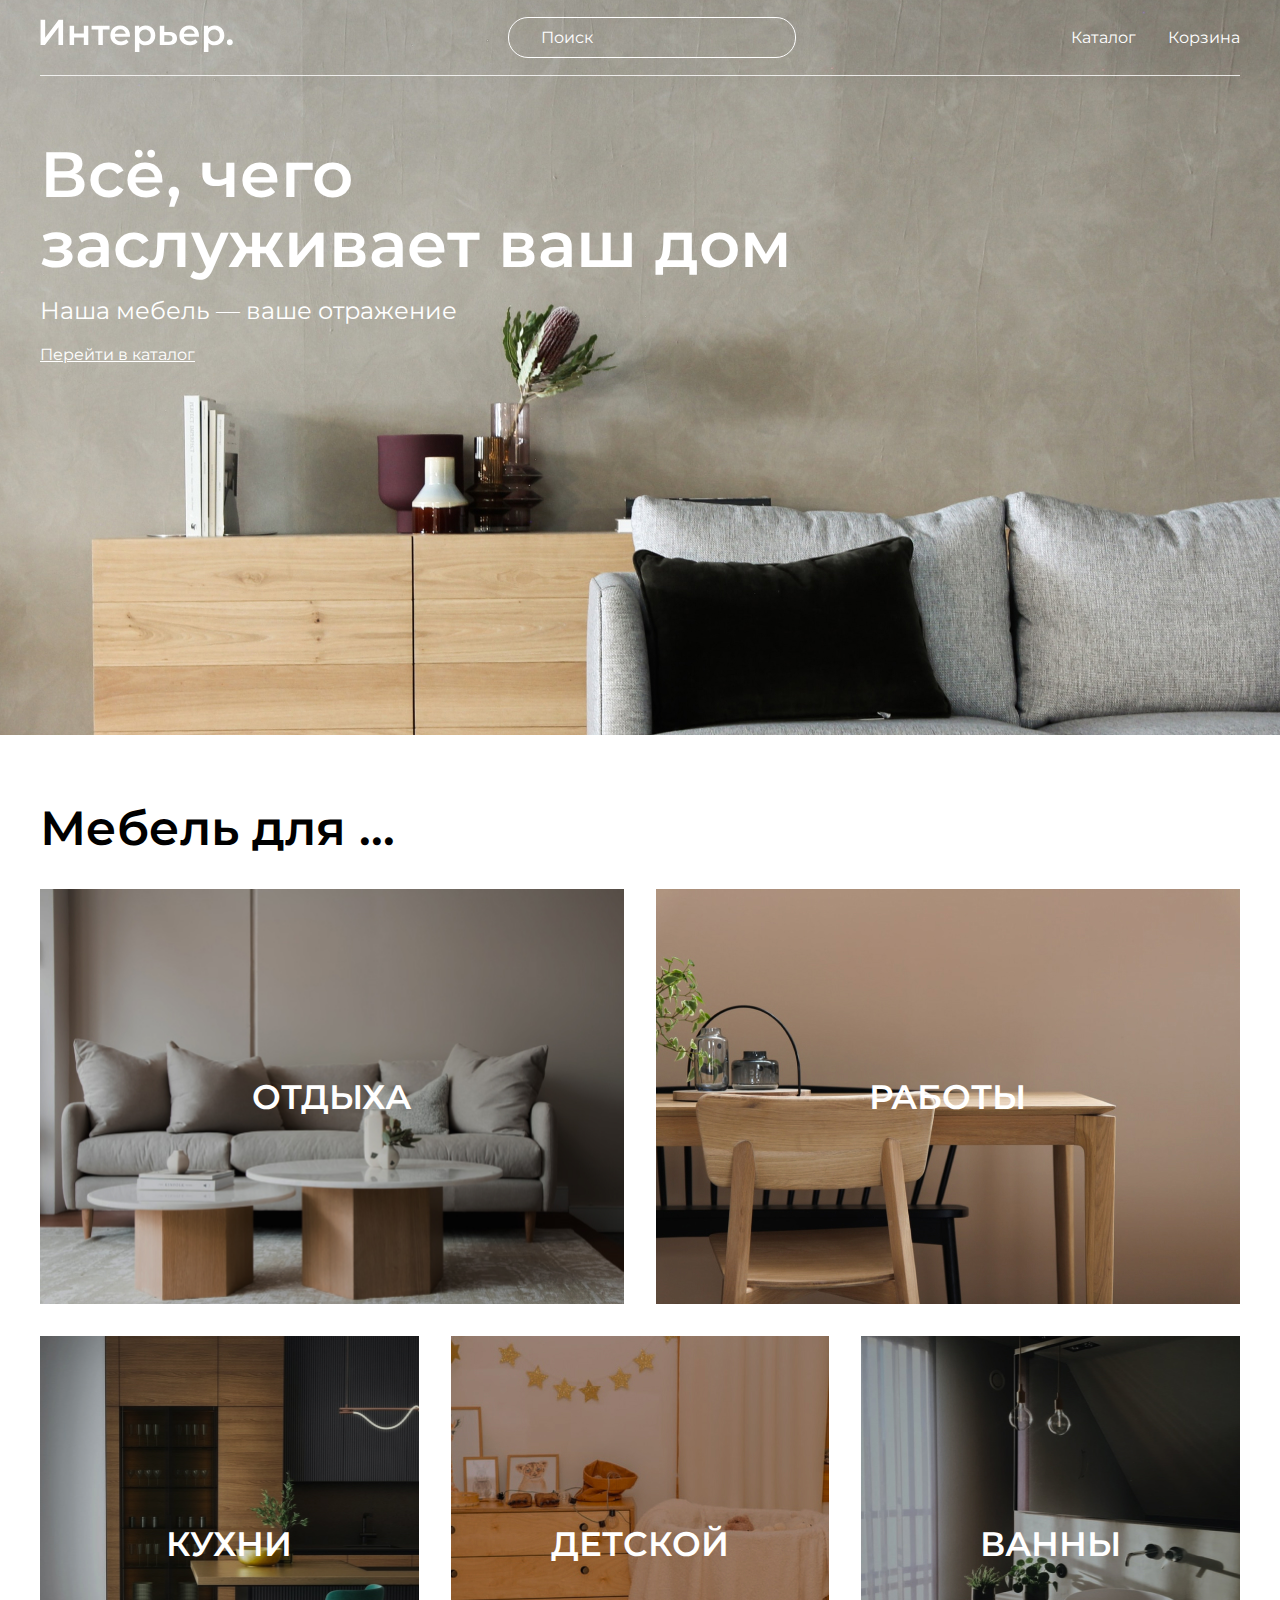
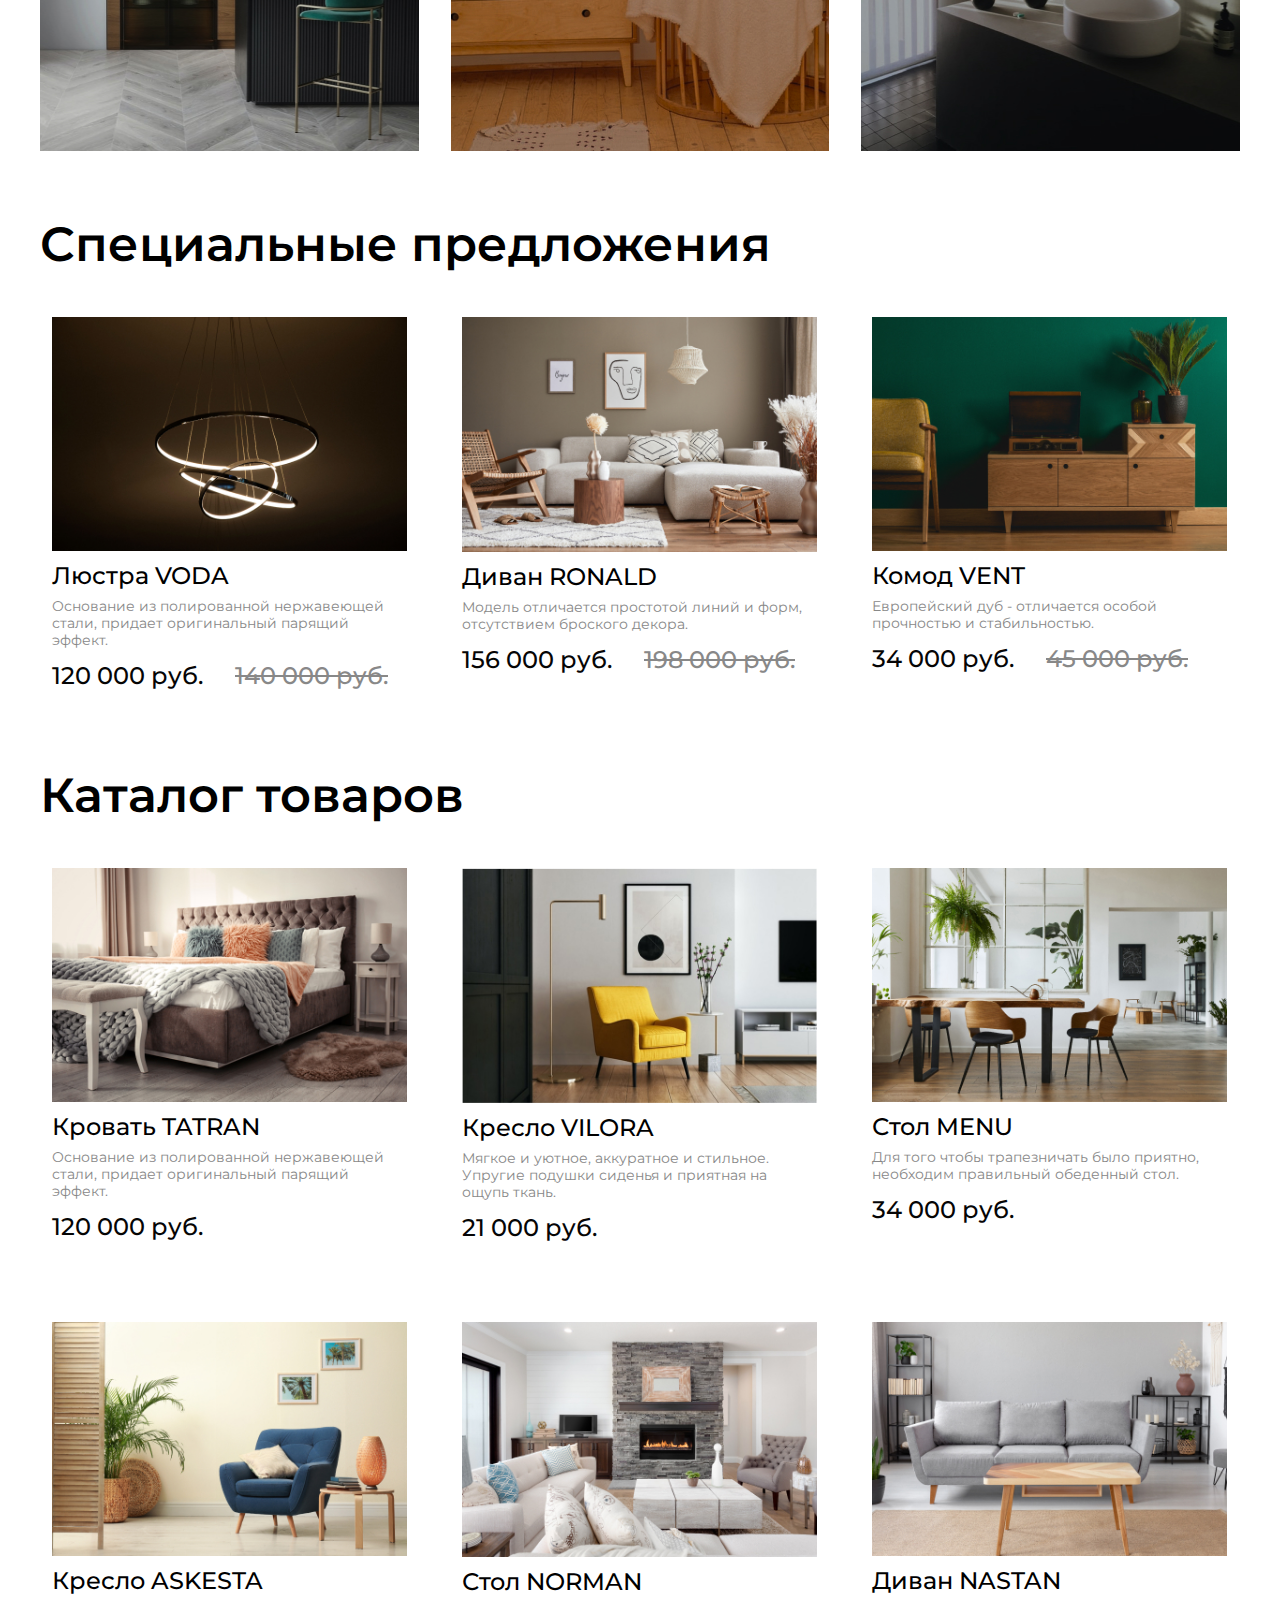
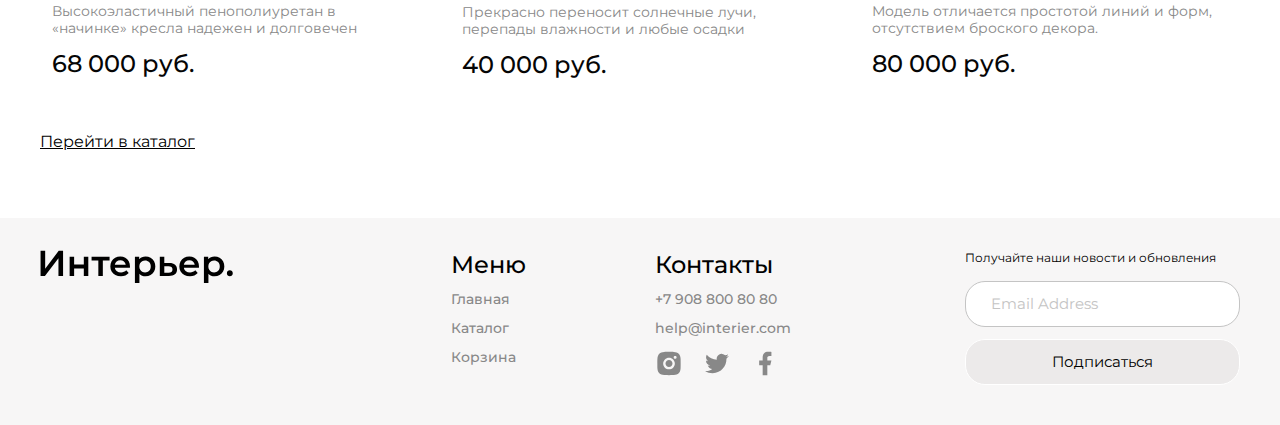
<file: index.html>
<!DOCTYPE html>
<html lang="en">

<head>
    <meta charset="UTF-8">
    <meta name="viewport" content="width=device-width, initial-scale=1.0">
    <title>Document</title>
    <link rel="preconnect" href="https://fonts.googleapis.com">
    <link rel="preconnect" href="https://fonts.gstatic.com" crossorigin>
    <link href="https://fonts.googleapis.com/css2?family=Montserrat:wght@400;500;600&display=swap" rel="stylesheet">
    <link rel="stylesheet" href="style.css">
</head>

<body>
    <div class="top center">
        <header class="header">
            <a class="header_logo" href="index.html" title="Главная страница"><img class="logo_img" src="./img/logo.svg"
                    alt="Логотип"></a>
            <input class="header__input" type="text" placeholder="Поиск">
            <nav class="menu">
                <a class="header_navig" href="catalog.html">Каталог</a>
                <a class="header_navig" href="cart.html">Корзина</a>
            </nav>
            <div class="menu-mob">
                <a href="#" title="Поиск"><svg width="20" height="19" viewBox="0 0 20 19" fill="none"
                        xmlns="http://www.w3.org/2000/svg">
                        <g clip-path="url(#clip0_1_253)">
                            <path
                                d="M5.7515 2.99153C4.59282 4.1485 3.91891 5.70376 3.86709 7.34035C3.81528 8.97695 4.38946 10.5717 5.47264 11.7997C6.55581 13.0276 8.06645 13.7963 9.69672 13.9492C11.2973 14.0992 12.8949 13.6446 14.1757 12.6767L17.5069 16.0087L17.5069 16.0087C17.5897 16.0915 17.6881 16.1572 17.7963 16.2021C17.9046 16.2469 18.0206 16.27 18.1377 16.27C18.2549 16.27 18.3709 16.2469 18.4791 16.2021C18.5873 16.1572 18.6857 16.0915 18.7685 16.0087C18.8514 15.9258 18.9171 15.8275 18.9619 15.7192C19.0068 15.611 19.0298 15.495 19.0298 15.3779C19.0298 15.2607 19.0068 15.1447 18.9619 15.0365C18.9171 14.9282 18.8514 14.8299 18.7685 14.747L18.7685 14.747L15.4368 11.4161C16.4021 10.1351 16.8547 8.53858 16.7038 6.93955C16.5501 5.31066 15.7816 3.80151 14.5547 2.71913C13.3277 1.63674 11.7345 1.06244 10.0992 1.11304C8.46381 1.16365 6.90917 1.83536 5.7515 2.99153ZM5.7515 2.99153L5.82216 3.06229L5.7515 2.99153ZM13.5895 4.25378C14.0271 4.68428 14.3751 5.19715 14.6135 5.76281C14.8518 6.32848 14.9758 6.93574 14.9783 7.54956C14.9808 8.16339 14.8618 8.77164 14.628 9.33923C14.3943 9.90681 14.0505 10.4225 13.6164 10.8565C13.1824 11.2906 12.6667 11.6344 12.0991 11.8682C11.5315 12.1019 10.9233 12.221 10.3094 12.2185C9.6956 12.216 9.08834 12.092 8.52268 11.8536C7.95702 11.6152 7.44415 11.2672 7.01365 10.8297C6.15334 9.95522 5.67341 8.77625 5.6784 7.54956C5.6834 6.32288 6.17291 5.14786 7.04032 4.28045C7.90772 3.41304 9.08274 2.92353 10.3094 2.91854C11.5361 2.91354 12.7151 3.39347 13.5895 4.25378Z"
                                fill="white" stroke="white" stroke-width="0.2" />
                        </g>
                        <defs>
                            <clipPath id="clip0_1_253">
                                <rect width="19" height="19" fill="white" transform="translate(0.800659)" />
                            </clipPath>
                        </defs>
                    </svg>
                </a>
                <a href="catalog.html" title="Каталог"><svg width="20" height="21" viewBox="0 0 20 21" fill="none"
                        xmlns="http://www.w3.org/2000/svg">
                        <rect x="0.800659" y="0.899902" width="4.57143" height="4.57143" fill="white" />
                        <rect x="0.800659" y="8.21411" width="4.57143" height="4.57143" fill="white" />
                        <rect x="0.800659" y="15.5283" width="4.57143" height="4.57143" fill="white" />
                        <rect x="8.11414" y="8.21411" width="4.57143" height="4.57143" fill="white" />
                        <rect x="8.11414" y="15.5283" width="4.57143" height="4.57143" fill="white" />
                        <rect x="8.11414" y="0.899902" width="4.57143" height="4.57143" fill="white" />
                        <rect x="15.4286" y="8.21411" width="4.57143" height="4.57143" fill="white" />
                        <rect x="15.4286" y="15.5283" width="4.57143" height="4.57143" fill="white" />
                        <rect x="15.4286" y="0.899902" width="4.57143" height="4.57143" fill="white" />
                    </svg>
                </a>
                <a href="cart.html" title="Корзина"><svg width="25" height="25" viewBox="0 0 25 25" fill="none"
                        xmlns="http://www.w3.org/2000/svg">
                        <path
                            d="M14.5834 20.8334C15.1359 20.8334 15.6658 20.6139 16.0566 20.2232C16.4473 19.8325 16.6667 19.3026 16.6667 18.7501C16.6667 18.1975 16.4473 17.6676 16.0566 17.2769C15.6658 16.8862 15.1359 16.6667 14.5834 16.6667C14.0309 16.6667 13.501 16.8862 13.1103 17.2769C12.7196 17.6676 12.5001 18.1975 12.5001 18.7501C12.5001 19.3026 12.7196 19.8325 13.1103 20.2232C13.501 20.6139 14.0309 20.8334 14.5834 20.8334ZM7.29174 20.8334C7.84428 20.8334 8.37418 20.6139 8.76488 20.2232C9.15558 19.8325 9.37508 19.3026 9.37508 18.7501C9.37508 18.1975 9.15558 17.6676 8.76488 17.2769C8.37418 16.8862 7.84428 16.6667 7.29174 16.6667C6.73921 16.6667 6.20931 16.8862 5.81861 17.2769C5.4279 17.6676 5.20841 18.1975 5.20841 18.7501C5.20841 19.3026 5.4279 19.8325 5.81861 20.2232C6.20931 20.6139 6.73921 20.8334 7.29174 20.8334ZM20.873 6.16987C21.133 6.16149 21.3796 6.05229 21.5606 5.86538C21.7416 5.67846 21.8428 5.42849 21.8428 5.16831C21.8428 4.90814 21.7416 4.65816 21.5606 4.47125C21.3796 4.28433 21.133 4.17514 20.873 4.16675H19.674C18.7345 4.16675 17.922 4.81883 17.7178 5.7355L16.4126 11.6126C16.2084 12.5292 15.3959 13.1813 14.4563 13.1813H6.63133L5.12924 7.17091H14.8636C15.1212 7.15916 15.3644 7.04856 15.5425 6.86211C15.7206 6.67567 15.82 6.42773 15.82 6.16987C15.82 5.91201 15.7206 5.66408 15.5425 5.47763C15.3644 5.29119 15.1212 5.18059 14.8636 5.16883H5.12924C4.82473 5.16874 4.5242 5.23808 4.25051 5.37157C3.97682 5.50507 3.73716 5.69921 3.54976 5.93923C3.36236 6.17925 3.23215 6.45884 3.16903 6.75674C3.10591 7.05464 3.11154 7.36302 3.1855 7.65841L4.68758 13.6667C4.79586 14.1003 5.046 14.4852 5.39821 14.7602C5.75042 15.0352 6.18447 15.1845 6.63133 15.1845H14.4563C15.368 15.1846 16.2524 14.8738 16.9636 14.3033C17.6748 13.7329 18.1701 12.9369 18.3678 12.047L19.674 6.16987H20.873Z"
                            fill="white" />
                    </svg>
                </a>
            </div>
        </header>
        <section class="top__content">
            <h1 class="section_heading">Всё, чего<br>заслуживает ваш дом</h1>
            <p class="section_text">Наша мебель — ваше отражение</p>
            <a class="section_movecatalog" href="catalog.html">Перейти в каталог</a>
        </section>
    </div>

    <div class="for-box center">
        <h2 class="section_sale">Мебель для ...</h2>
        <div class="for">
            <div class="for_item for_item_1 for_item_big">ОТДЫХА</div>
            <div class="for_item for_item_2 for_item_big">РАБОТЫ</div>
            <div class="for_item for_item_3">КУХНИ</div>
            <div class="for_item for_item_4">ДЕТСКОЙ</div>
            <div class="for_item for_item_5">ВАННЫ</div>
        </div>
    </div>

    <div class="product-box center">
        <section>
            <h2 class="section_sale">Специальные предложения</h2>
            <div class="product-content">
                <div class="product">
                    <img class="product_img" src="./img/Voda.jpg" alt="Люстра">
                    <h3 class="section_chair">Люстра VODA</h3>
                    <p class="sectopn_info">Основание из полированной нержавеющей стали, придает оригинальный парящий
                        эффект.</p>
                    <div class="product_price">
                        <p class="section_chair_price_sale">120 000 руб.</p>
                        <p class="section_chair_price">140 000 руб.</p>
                    </div>
                </div>
                <div class="product">
                    <img class="product_img" src="./img/ronald.jpg" alt="Диван">
                    <h3 class="section_chair">Диван RONALD</h3>
                    <p class="sectopn_info">Модель отличается простотой линий и форм, отсутствием броского декора.</p>
                    <div class="product_price">
                        <p class="section_chair_price_sale">156 000 руб.</p>
                        <p class="section_chair_price">198 000 руб.</p>
                    </div>
                </div>
                <div class="product">
                    <img class="product_img" src="./img/vent.jpg" alt="Комод">
                    <h3 class="section_chair">Комод VENT</h3>
                    <p class="sectopn_info">Европейский дуб - отличается особой прочностью и стабильностью.</p>
                    <div class="product_price">
                        <p class="section_chair_price_sale">34 000 руб.</p>
                        <p class="section_chair_price">45 000 руб.</p>
                    </div>
                </div>
            </div>
        </section>
    </div>

    <div class="product-box center">
        <section>
            <h2 class="section_sale">Каталог товаров</h2>
            <div class="product-content">
                <div class="product">
                    <img class="product_img" src="./img/tatran.jpg" alt="Кровать">
                    <h3 class="section_chair">Кровать TATRAN</h3>
                    <p class="sectopn_info">Основание из полированной нержавеющей стали, придает оригинальный парящий
                        эффект.</p>
                    <p class="section_chair_price_sale">120 000 руб.</p>
                </div>
                <div class="product">
                    <img class="product_img" src="./img/vilora.jpg" alt="Кресло">
                    <h3 class="section_chair">Кресло VILORA</h3>
                    <p class="sectopn_info">Мягкое и уютное, аккуратное и стильное. Упругие подушки сиденья и приятная
                        на ощупь ткань.</p>
                    <p class="section_chair_price_sale">21 000 руб.</p>
                </div>
                <div class="product">
                    <img class="product_img" src="./img/menu.jpg" alt="Стол">
                    <h3 class="section_chair">Стол MENU</h3>
                    <p class="sectopn_info">Для того чтобы трапезничать было приятно, необходим правильный обеденный
                        стол.</p>
                    <p class="section_chair_price_sale">34 000 руб.</p>
                </div>
                <div class="product">
                    <img class="product_img" src="./img/askesta.jpg" alt="Кресло">
                    <h3 class="section_chair">Кресло ASKESTA</h3>
                    <p class="sectopn_info">Высокоэластичный пенополиуретан в «начинке» кресла надежен и долговечен</p>
                    <p class="section_chair_price_sale">68 000 руб.</p>
                </div>
                <div class="product">
                    <img class="product_img" src="./img/norman.jpg" alt="Стол">
                    <h3 class="section_chair">Стол NORMAN</h3>
                    <p class="sectopn_info">Прекрасно переносит солнечные лучи, перепады влажности и любые осадки</p>
                    <p class="section_chair_price_sale">40 000 руб.</p>
                </div>
                <div class="product">
                    <img class="product_img" src="./img/nastan.jpg" alt="Диван">
                    <h3 class="section_chair">Диван NASTAN</h3>
                    <p class="sectopn_info">Модель отличается простотой линий и форм, отсутствием броского декора. </p>
                    <p class="section_chair_price_sale">80 000 руб.</p>
                </div>
            </div>
        </section>
    </div>

    <div class="link-box center">
        <a class="link-box" href="catalog.html">Перейти в каталог</a>
    </div>

    <footer class="footer center">
        <a class="footer_logo" href="index.html" title="Главная страница"><img src="./img/logo-black.svg"
                alt="Логотип"></a>
        <div class="footer_content">
            <div class="footer_info">
                <nav class="footer_item">
                    <h4 class="footer_heading">Меню</h4>
                    <a class="footer_links_menu" href="index.html">Главная</a>
                    <a class="footer_links_menu" href="catalog.html">Каталог</a>
                    <a class="footer_links_menu" href="cart.html">Корзина</a>
                </nav>
                <div class="footer_item">
                    <h4 class="footer_heading">Контакты</h4>
                    <a class="footer_links_menu" href="#">+7 908 800 80 80</a>
                    <a class="footer_links_menu" href="#">help@interier.com</a>
                    <div class="footer_icons">
                        <a class="footer_img" href="#"><svg xmlns="http://www.w3.org/2000/svg" width="28" height="29"
                                viewBox="0 0 28 29" fill="none">
                                <g clip-path="url(#clip0_1_1298)">
                                    <path
                                        d="M14 2.85164C17.1698 2.85164 17.5653 2.86331 18.809 2.92164C20.0515 2.97998 20.8973 3.17481 21.6417 3.46414C22.4117 3.76048 23.0603 4.16181 23.709 4.80931C24.3022 5.39252 24.7613 6.098 25.0542 6.87664C25.3423 7.61981 25.5383 8.46681 25.5967 9.70931C25.6515 10.953 25.6667 11.3485 25.6667 14.5183C25.6667 17.6881 25.655 18.0836 25.5967 19.3273C25.5383 20.5698 25.3423 21.4156 25.0542 22.16C24.7621 22.939 24.303 23.6447 23.709 24.2273C23.1256 24.8204 22.4202 25.2794 21.6417 25.5725C20.8985 25.8606 20.0515 26.0566 18.809 26.115C17.5653 26.1698 17.1698 26.185 14 26.185C10.8302 26.185 10.4347 26.1733 9.191 26.115C7.94849 26.0566 7.10266 25.8606 6.35833 25.5725C5.57938 25.2802 4.87378 24.8211 4.291 24.2273C3.69764 23.6442 3.23858 22.9387 2.94583 22.16C2.6565 21.4168 2.46166 20.5698 2.40333 19.3273C2.34849 18.0836 2.33333 17.6881 2.33333 14.5183C2.33333 11.3485 2.34499 10.953 2.40333 9.70931C2.46166 8.46564 2.6565 7.62098 2.94583 6.87664C3.23777 6.09752 3.69693 5.39185 4.291 4.80931C4.87394 4.21575 5.57949 3.75666 6.35833 3.46414C7.10266 3.17481 7.94733 2.97998 9.191 2.92164C10.4347 2.86681 10.8302 2.85164 14 2.85164ZM14 8.68498C12.4529 8.68498 10.9692 9.29956 9.87521 10.3935C8.78124 11.4875 8.16666 12.9712 8.16666 14.5183C8.16666 16.0654 8.78124 17.5491 9.87521 18.6431C10.9692 19.7371 12.4529 20.3516 14 20.3516C15.5471 20.3516 17.0308 19.7371 18.1248 18.6431C19.2187 17.5491 19.8333 16.0654 19.8333 14.5183C19.8333 12.9712 19.2187 11.4875 18.1248 10.3935C17.0308 9.29956 15.5471 8.68498 14 8.68498ZM21.5833 8.39331C21.5833 8.00654 21.4297 7.6356 21.1562 7.36211C20.8827 7.08862 20.5118 6.93498 20.125 6.93498C19.7382 6.93498 19.3673 7.08862 19.0938 7.36211C18.8203 7.6356 18.6667 8.00654 18.6667 8.39331C18.6667 8.78008 18.8203 9.15102 19.0938 9.42451C19.3673 9.698 19.7382 9.85164 20.125 9.85164C20.5118 9.85164 20.8827 9.698 21.1562 9.42451C21.4297 9.15102 21.5833 8.78008 21.5833 8.39331ZM14 11.0183C14.9283 11.0183 15.8185 11.3871 16.4749 12.0434C17.1312 12.6998 17.5 13.5901 17.5 14.5183C17.5 15.4466 17.1312 16.3368 16.4749 16.9932C15.8185 17.6496 14.9283 18.0183 14 18.0183C13.0717 18.0183 12.1815 17.6496 11.5251 16.9932C10.8687 16.3368 10.5 15.4466 10.5 14.5183C10.5 13.5901 10.8687 12.6998 11.5251 12.0434C12.1815 11.3871 13.0717 11.0183 14 11.0183Z"
                                        fill="#888888" />
                                </g>
                                <defs>
                                    <clipPath id="clip0_1_1298">
                                        <rect width="28" height="28" fill="white" transform="translate(0 0.518311)" />
                                    </clipPath>
                                </defs>
                            </svg>
                        </a>
                        <a class="footer_img" href="#"><svg xmlns="http://www.w3.org/2000/svg" width="28" height="29"
                                viewBox="0 0 28 29" fill="none">
                                <g clip-path="url(#clip0_1_1295)">
                                    <path
                                        d="M25.8557 7.11685C24.965 7.51083 24.0205 7.76957 23.0533 7.88452C24.0727 7.27486 24.8357 6.31537 25.2 5.18485C24.2433 5.75419 23.1945 6.15319 22.1013 6.36902C21.3671 5.58336 20.3938 5.06231 19.3328 4.88687C18.2718 4.71143 17.1826 4.89143 16.2345 5.39888C15.2864 5.90634 14.5325 6.71282 14.09 7.69295C13.6475 8.67307 13.5412 9.77193 13.7877 10.8187C11.8476 10.7215 9.94974 10.2173 8.21718 9.33896C6.48463 8.46063 4.95616 7.22774 3.73102 5.72035C3.29735 6.46521 3.06946 7.31195 3.07068 8.17385C3.07068 9.86552 3.93168 11.36 5.24068 12.235C4.46603 12.2106 3.70842 12.0014 3.03102 11.6249V11.6855C3.03125 12.8122 3.42111 13.9041 4.1345 14.7761C4.8479 15.6481 5.84091 16.2466 6.94518 16.47C6.22607 16.6649 5.47204 16.6936 4.74018 16.554C5.05153 17.5238 5.65836 18.3719 6.47571 18.9796C7.29306 19.5874 8.28 19.9243 9.29835 19.9432C8.28624 20.7381 7.12739 21.3257 5.88804 21.6724C4.6487 22.0191 3.35316 22.1182 2.07552 21.9639C4.30583 23.3982 6.90213 24.1597 9.55385 24.1572C18.529 24.1572 23.4372 16.722 23.4372 10.2739C23.4372 10.0639 23.4313 9.85152 23.422 9.64385C24.3774 8.95338 25.2019 8.09804 25.8568 7.11802L25.8557 7.11685Z"
                                        fill="#888888" />
                                </g>
                                <defs>
                                    <clipPath id="clip0_1_1295">
                                        <rect width="28" height="28" fill="white" transform="translate(0 0.518188)" />
                                    </clipPath>
                                </defs>
                            </svg>
                        </a>
                        <a class="footer_img" href="#"><svg width="28" height="29" viewBox="0 0 28 29" fill="none"
                                xmlns="http://www.w3.org/2000/svg">
                                <g clip-path="url(#clip0_1_1292)">
                                    <path
                                        d="M16.3333 16.2395H19.25L20.4167 11.5728H16.3333V9.2395C16.3333 8.03783 16.3333 6.90617 18.6667 6.90617H20.4167V2.98617C20.0363 2.936 18.6002 2.82283 17.0835 2.82283C13.916 2.82283 11.6667 4.756 11.6667 8.30617V11.5728H8.16666V16.2395H11.6667V26.1562H16.3333V16.2395Z"
                                        fill="#888888" />
                                </g>
                                <defs>
                                    <clipPath id="clip0_1_1292">
                                        <rect width="28" height="28" fill="white" transform="translate(0 0.489502)" />
                                    </clipPath>
                                </defs>
                            </svg>
                        </a>
                    </div>
                </div>
            </div>
            <form class="footer_form" action="#">
                <p class="footer_text">Получайте наши новости и обновления</p>
                <input class="footer_input" type="email" placeholder="Email Address">
                <button class="footer_button" type="submit">Подписаться</button>
            </form>
        </div>
    </footer>
</body>

</html>
</file>
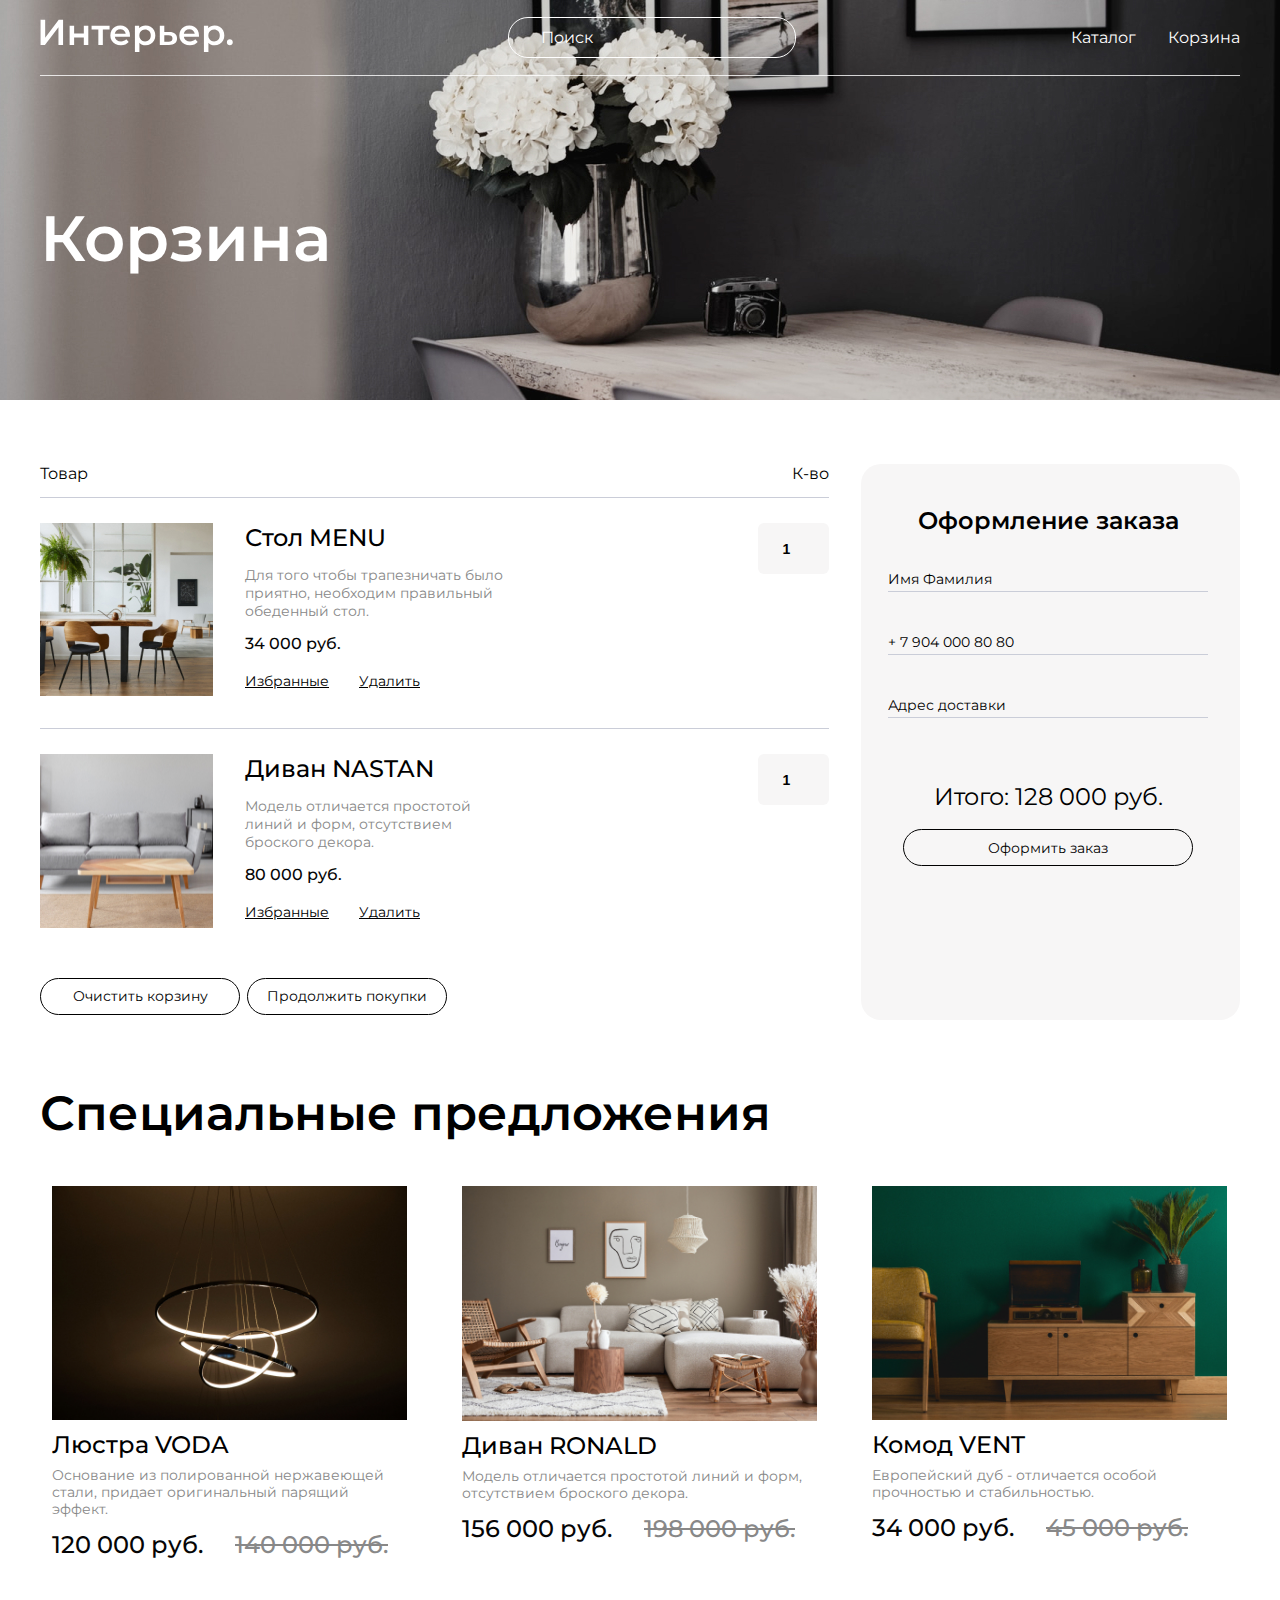
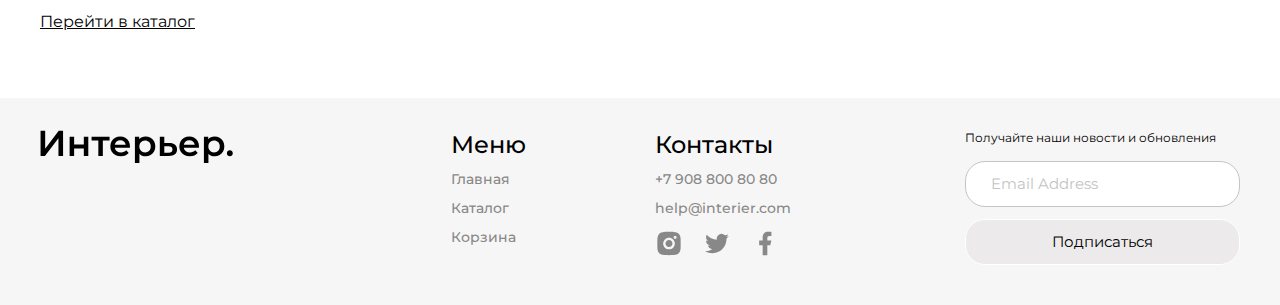
<file: cart.html>
<!DOCTYPE html>
<html lang="en">

<head>
    <meta charset="UTF-8">
    <meta name="viewport" content="width=device-width, initial-scale=1.0">
    <title>Document</title>
    <link rel="preconnect" href="https://fonts.googleapis.com">
    <link rel="preconnect" href="https://fonts.gstatic.com" crossorigin>
    <link href="https://fonts.googleapis.com/css2?family=Montserrat:wght@400;500;600&display=swap" rel="stylesheet">
    <link rel="stylesheet" href="style.css">
</head>

<body>
    <div class="top-cart center">
        <header class="header">
            <a class="header_logo" href="index.html" title="Главная страница"><img class="logo_img" src="./img/logo.svg"
                    alt="Логотип"></a>
            <input class="header__input" type="text" placeholder="Поиск">
            <nav class="menu">
                <a class="header_navig" href="catalog.html">Каталог</a>
                <a class="header_navig" href="cart.html">Корзина</a>
            </nav>
            <div class="menu-mob">
                <a href="#" title="Поиск"><svg width="20" height="19" viewBox="0 0 20 19" fill="none"
                        xmlns="http://www.w3.org/2000/svg">
                        <g clip-path="url(#clip0_1_253)">
                            <path
                                d="M5.7515 2.99153C4.59282 4.1485 3.91891 5.70376 3.86709 7.34035C3.81528 8.97695 4.38946 10.5717 5.47264 11.7997C6.55581 13.0276 8.06645 13.7963 9.69672 13.9492C11.2973 14.0992 12.8949 13.6446 14.1757 12.6767L17.5069 16.0087L17.5069 16.0087C17.5897 16.0915 17.6881 16.1572 17.7963 16.2021C17.9046 16.2469 18.0206 16.27 18.1377 16.27C18.2549 16.27 18.3709 16.2469 18.4791 16.2021C18.5873 16.1572 18.6857 16.0915 18.7685 16.0087C18.8514 15.9258 18.9171 15.8275 18.9619 15.7192C19.0068 15.611 19.0298 15.495 19.0298 15.3779C19.0298 15.2607 19.0068 15.1447 18.9619 15.0365C18.9171 14.9282 18.8514 14.8299 18.7685 14.747L18.7685 14.747L15.4368 11.4161C16.4021 10.1351 16.8547 8.53858 16.7038 6.93955C16.5501 5.31066 15.7816 3.80151 14.5547 2.71913C13.3277 1.63674 11.7345 1.06244 10.0992 1.11304C8.46381 1.16365 6.90917 1.83536 5.7515 2.99153ZM5.7515 2.99153L5.82216 3.06229L5.7515 2.99153ZM13.5895 4.25378C14.0271 4.68428 14.3751 5.19715 14.6135 5.76281C14.8518 6.32848 14.9758 6.93574 14.9783 7.54956C14.9808 8.16339 14.8618 8.77164 14.628 9.33923C14.3943 9.90681 14.0505 10.4225 13.6164 10.8565C13.1824 11.2906 12.6667 11.6344 12.0991 11.8682C11.5315 12.1019 10.9233 12.221 10.3094 12.2185C9.6956 12.216 9.08834 12.092 8.52268 11.8536C7.95702 11.6152 7.44415 11.2672 7.01365 10.8297C6.15334 9.95522 5.67341 8.77625 5.6784 7.54956C5.6834 6.32288 6.17291 5.14786 7.04032 4.28045C7.90772 3.41304 9.08274 2.92353 10.3094 2.91854C11.5361 2.91354 12.7151 3.39347 13.5895 4.25378Z"
                                fill="white" stroke="white" stroke-width="0.2" />
                        </g>
                        <defs>
                            <clipPath id="clip0_1_253">
                                <rect width="19" height="19" fill="white" transform="translate(0.800659)" />
                            </clipPath>
                        </defs>
                    </svg>
                </a>
                <a href="catalog.html" title="Каталог"><svg width="20" height="21" viewBox="0 0 20 21" fill="none"
                        xmlns="http://www.w3.org/2000/svg">
                        <rect x="0.800659" y="0.899902" width="4.57143" height="4.57143" fill="white" />
                        <rect x="0.800659" y="8.21411" width="4.57143" height="4.57143" fill="white" />
                        <rect x="0.800659" y="15.5283" width="4.57143" height="4.57143" fill="white" />
                        <rect x="8.11414" y="8.21411" width="4.57143" height="4.57143" fill="white" />
                        <rect x="8.11414" y="15.5283" width="4.57143" height="4.57143" fill="white" />
                        <rect x="8.11414" y="0.899902" width="4.57143" height="4.57143" fill="white" />
                        <rect x="15.4286" y="8.21411" width="4.57143" height="4.57143" fill="white" />
                        <rect x="15.4286" y="15.5283" width="4.57143" height="4.57143" fill="white" />
                        <rect x="15.4286" y="0.899902" width="4.57143" height="4.57143" fill="white" />
                    </svg>
                </a>
                <a href="cart.html" title="Корзина"><svg width="25" height="25" viewBox="0 0 25 25" fill="none"
                        xmlns="http://www.w3.org/2000/svg">
                        <path
                            d="M14.5834 20.8334C15.1359 20.8334 15.6658 20.6139 16.0566 20.2232C16.4473 19.8325 16.6667 19.3026 16.6667 18.7501C16.6667 18.1975 16.4473 17.6676 16.0566 17.2769C15.6658 16.8862 15.1359 16.6667 14.5834 16.6667C14.0309 16.6667 13.501 16.8862 13.1103 17.2769C12.7196 17.6676 12.5001 18.1975 12.5001 18.7501C12.5001 19.3026 12.7196 19.8325 13.1103 20.2232C13.501 20.6139 14.0309 20.8334 14.5834 20.8334ZM7.29174 20.8334C7.84428 20.8334 8.37418 20.6139 8.76488 20.2232C9.15558 19.8325 9.37508 19.3026 9.37508 18.7501C9.37508 18.1975 9.15558 17.6676 8.76488 17.2769C8.37418 16.8862 7.84428 16.6667 7.29174 16.6667C6.73921 16.6667 6.20931 16.8862 5.81861 17.2769C5.4279 17.6676 5.20841 18.1975 5.20841 18.7501C5.20841 19.3026 5.4279 19.8325 5.81861 20.2232C6.20931 20.6139 6.73921 20.8334 7.29174 20.8334ZM20.873 6.16987C21.133 6.16149 21.3796 6.05229 21.5606 5.86538C21.7416 5.67846 21.8428 5.42849 21.8428 5.16831C21.8428 4.90814 21.7416 4.65816 21.5606 4.47125C21.3796 4.28433 21.133 4.17514 20.873 4.16675H19.674C18.7345 4.16675 17.922 4.81883 17.7178 5.7355L16.4126 11.6126C16.2084 12.5292 15.3959 13.1813 14.4563 13.1813H6.63133L5.12924 7.17091H14.8636C15.1212 7.15916 15.3644 7.04856 15.5425 6.86211C15.7206 6.67567 15.82 6.42773 15.82 6.16987C15.82 5.91201 15.7206 5.66408 15.5425 5.47763C15.3644 5.29119 15.1212 5.18059 14.8636 5.16883H5.12924C4.82473 5.16874 4.5242 5.23808 4.25051 5.37157C3.97682 5.50507 3.73716 5.69921 3.54976 5.93923C3.36236 6.17925 3.23215 6.45884 3.16903 6.75674C3.10591 7.05464 3.11154 7.36302 3.1855 7.65841L4.68758 13.6667C4.79586 14.1003 5.046 14.4852 5.39821 14.7602C5.75042 15.0352 6.18447 15.1845 6.63133 15.1845H14.4563C15.368 15.1846 16.2524 14.8738 16.9636 14.3033C17.6748 13.7329 18.1701 12.9369 18.3678 12.047L19.674 6.16987H20.873Z"
                            fill="white" />
                    </svg>
                </a>
            </div>
        </header>
        <h1 class="heading-big">Корзина</h1>
    </div>

    <div class="cart center">
        <div class="cart__content">
            <div class="cart__name-box">
                <p>Товар</p>
                <p>К-во</p>
            </div>
            <div class="cart__item">
                <div class="cart__left">
                    <img class="cart-img" src="./img/cart/1.jpg" alt="Стол">
                    <div class="cart__info">
                        <h3 class="cart__product">Стол MENU</h3>
                        <p class="cart__product-info">Для того чтобы трапезничать было приятно, необходим правильный
                            обеденный стол.</p>
                        <p class="cart__product-price">34 000 руб.</p>
                        <div class="cart__link-box">
                            <a class="cart__link-style" href="#">Избранные</a>
                            <a class="cart__link-style" href="#">Удалить</a>
                        </div>
                    </div>
                </div>
                <input class="cart__number" type="number" min="1" value="1">
            </div>
            <div class="cart__item">
                <div class="cart__left">
                    <img class="cart-img" src="./img/cart/2.jpg" alt="Стол">
                    <div class="cart__info">
                        <h3 class="cart__product">Диван NASTAN</h3>
                        <p class="cart__product-info">Модель отличается простотой линий и форм, отсутствием броского
                            декора.</p>
                        <p class="cart__product-price">80 000 руб.</p>
                        <div class="cart__link-box">
                            <a class="cart__link-style" href="#">Избранные</a>
                            <a class="cart__link-style" href="#">Удалить</a>
                        </div>
                    </div>
                </div>
                <input class="cart__number" type="number" min="1" value="1">
            </div>
            <div class="cart__button-box">
                <a href="#" class="cart__button">Очистить корзину</a>
                <a href="#" class="cart__button">Продолжить покупки</a>
            </div>
        </div>
        <div class="cart__form">
            <h3 class="cart__form-info">Оформление заказа</h3>
            <div class="cart__form-input">
                <input class="cart__input" type="text" placeholder="Имя Фамилия">
                <input class="cart__input" type="text" placeholder="+ 7 904 000 80 80">
                <input class="cart__input" type="text" placeholder="Адрес доставки">
            </div>
            <p class="cart__form-price">Итого: 128 000 руб.</p>
            <a href="#" class="cart__button cart__button_form">Оформить заказ</a>
        </div>
    </div>

    <div class="product-box center">
        <section>
            <h2 class="section_sale">Специальные предложения</h2>
            <div class="product-content">
                <div class="product">
                    <img class="product_img" src="./img/Voda.jpg" alt="Люстра">
                    <h3 class="section_chair">Люстра VODA</h3>
                    <p class="sectopn_info">Основание из полированной нержавеющей стали, придает оригинальный парящий
                        эффект.</p>
                    <div class="product_price">
                        <p class="section_chair_price_sale">120 000 руб.</p>
                        <p class="section_chair_price">140 000 руб.</p>
                    </div>
                </div>
                <div class="product">
                    <img class="product_img" src="./img/ronald.jpg" alt="Диван">
                    <h3 class="section_chair">Диван RONALD</h3>
                    <p class="sectopn_info">Модель отличается простотой линий и форм, отсутствием броского декора.</p>
                    <div class="product_price">
                        <p class="section_chair_price_sale">156 000 руб.</p>
                        <p class="section_chair_price">198 000 руб.</p>
                    </div>
                </div>
                <div class="product">
                    <img class="product_img" src="./img/vent.jpg" alt="Комод">
                    <h3 class="section_chair">Комод VENT</h3>
                    <p class="sectopn_info">Европейский дуб - отличается особой прочностью и стабильностью.</p>
                    <div class="product_price">
                        <p class="section_chair_price_sale">34 000 руб.</p>
                        <p class="section_chair_price">45 000 руб.</p>
                    </div>
                </div>
            </div>
        </section>
    </div>

    <div class="link-box center">
        <a class="link-box" href="catalog.html">Перейти в каталог</a>
    </div>

    <footer class="footer center">
        <a class="footer_logo" href="index.html" title="Главная страница"><img src="./img/logo-black.svg"
                alt="Логотип"></a>
        <div class="footer_content">
            <div class="footer_info">
                <nav class="footer_item">
                    <h4 class="footer_heading">Меню</h4>
                    <a class="footer_links_menu" href="index.html">Главная</a>
                    <a class="footer_links_menu" href="catalog.html">Каталог</a>
                    <a class="footer_links_menu" href="cart.html">Корзина</a>
                </nav>
                <div class="footer_item">
                    <h4 class="footer_heading">Контакты</h4>
                    <a class="footer_links_menu" href="#">+7 908 800 80 80</a>
                    <a class="footer_links_menu" href="#">help@interier.com</a>
                    <div class="footer_icons">
                        <a class="footer_img" href="#"><svg xmlns="http://www.w3.org/2000/svg" width="28" height="29"
                                viewBox="0 0 28 29" fill="none">
                                <g clip-path="url(#clip0_1_1298)">
                                    <path
                                        d="M14 2.85164C17.1698 2.85164 17.5653 2.86331 18.809 2.92164C20.0515 2.97998 20.8973 3.17481 21.6417 3.46414C22.4117 3.76048 23.0603 4.16181 23.709 4.80931C24.3022 5.39252 24.7613 6.098 25.0542 6.87664C25.3423 7.61981 25.5383 8.46681 25.5967 9.70931C25.6515 10.953 25.6667 11.3485 25.6667 14.5183C25.6667 17.6881 25.655 18.0836 25.5967 19.3273C25.5383 20.5698 25.3423 21.4156 25.0542 22.16C24.7621 22.939 24.303 23.6447 23.709 24.2273C23.1256 24.8204 22.4202 25.2794 21.6417 25.5725C20.8985 25.8606 20.0515 26.0566 18.809 26.115C17.5653 26.1698 17.1698 26.185 14 26.185C10.8302 26.185 10.4347 26.1733 9.191 26.115C7.94849 26.0566 7.10266 25.8606 6.35833 25.5725C5.57938 25.2802 4.87378 24.8211 4.291 24.2273C3.69764 23.6442 3.23858 22.9387 2.94583 22.16C2.6565 21.4168 2.46166 20.5698 2.40333 19.3273C2.34849 18.0836 2.33333 17.6881 2.33333 14.5183C2.33333 11.3485 2.34499 10.953 2.40333 9.70931C2.46166 8.46564 2.6565 7.62098 2.94583 6.87664C3.23777 6.09752 3.69693 5.39185 4.291 4.80931C4.87394 4.21575 5.57949 3.75666 6.35833 3.46414C7.10266 3.17481 7.94733 2.97998 9.191 2.92164C10.4347 2.86681 10.8302 2.85164 14 2.85164ZM14 8.68498C12.4529 8.68498 10.9692 9.29956 9.87521 10.3935C8.78124 11.4875 8.16666 12.9712 8.16666 14.5183C8.16666 16.0654 8.78124 17.5491 9.87521 18.6431C10.9692 19.7371 12.4529 20.3516 14 20.3516C15.5471 20.3516 17.0308 19.7371 18.1248 18.6431C19.2187 17.5491 19.8333 16.0654 19.8333 14.5183C19.8333 12.9712 19.2187 11.4875 18.1248 10.3935C17.0308 9.29956 15.5471 8.68498 14 8.68498ZM21.5833 8.39331C21.5833 8.00654 21.4297 7.6356 21.1562 7.36211C20.8827 7.08862 20.5118 6.93498 20.125 6.93498C19.7382 6.93498 19.3673 7.08862 19.0938 7.36211C18.8203 7.6356 18.6667 8.00654 18.6667 8.39331C18.6667 8.78008 18.8203 9.15102 19.0938 9.42451C19.3673 9.698 19.7382 9.85164 20.125 9.85164C20.5118 9.85164 20.8827 9.698 21.1562 9.42451C21.4297 9.15102 21.5833 8.78008 21.5833 8.39331ZM14 11.0183C14.9283 11.0183 15.8185 11.3871 16.4749 12.0434C17.1312 12.6998 17.5 13.5901 17.5 14.5183C17.5 15.4466 17.1312 16.3368 16.4749 16.9932C15.8185 17.6496 14.9283 18.0183 14 18.0183C13.0717 18.0183 12.1815 17.6496 11.5251 16.9932C10.8687 16.3368 10.5 15.4466 10.5 14.5183C10.5 13.5901 10.8687 12.6998 11.5251 12.0434C12.1815 11.3871 13.0717 11.0183 14 11.0183Z"
                                        fill="#888888" />
                                </g>
                                <defs>
                                    <clipPath id="clip0_1_1298">
                                        <rect width="28" height="28" fill="white" transform="translate(0 0.518311)" />
                                    </clipPath>
                                </defs>
                            </svg>
                        </a>
                        <a class="footer_img" href="#"><svg xmlns="http://www.w3.org/2000/svg" width="28" height="29"
                                viewBox="0 0 28 29" fill="none">
                                <g clip-path="url(#clip0_1_1295)">
                                    <path
                                        d="M25.8557 7.11685C24.965 7.51083 24.0205 7.76957 23.0533 7.88452C24.0727 7.27486 24.8357 6.31537 25.2 5.18485C24.2433 5.75419 23.1945 6.15319 22.1013 6.36902C21.3671 5.58336 20.3938 5.06231 19.3328 4.88687C18.2718 4.71143 17.1826 4.89143 16.2345 5.39888C15.2864 5.90634 14.5325 6.71282 14.09 7.69295C13.6475 8.67307 13.5412 9.77193 13.7877 10.8187C11.8476 10.7215 9.94974 10.2173 8.21718 9.33896C6.48463 8.46063 4.95616 7.22774 3.73102 5.72035C3.29735 6.46521 3.06946 7.31195 3.07068 8.17385C3.07068 9.86552 3.93168 11.36 5.24068 12.235C4.46603 12.2106 3.70842 12.0014 3.03102 11.6249V11.6855C3.03125 12.8122 3.42111 13.9041 4.1345 14.7761C4.8479 15.6481 5.84091 16.2466 6.94518 16.47C6.22607 16.6649 5.47204 16.6936 4.74018 16.554C5.05153 17.5238 5.65836 18.3719 6.47571 18.9796C7.29306 19.5874 8.28 19.9243 9.29835 19.9432C8.28624 20.7381 7.12739 21.3257 5.88804 21.6724C4.6487 22.0191 3.35316 22.1182 2.07552 21.9639C4.30583 23.3982 6.90213 24.1597 9.55385 24.1572C18.529 24.1572 23.4372 16.722 23.4372 10.2739C23.4372 10.0639 23.4313 9.85152 23.422 9.64385C24.3774 8.95338 25.2019 8.09804 25.8568 7.11802L25.8557 7.11685Z"
                                        fill="#888888" />
                                </g>
                                <defs>
                                    <clipPath id="clip0_1_1295">
                                        <rect width="28" height="28" fill="white" transform="translate(0 0.518188)" />
                                    </clipPath>
                                </defs>
                            </svg>
                        </a>
                        <a class="footer_img" href="#"><svg width="28" height="29" viewBox="0 0 28 29" fill="none"
                                xmlns="http://www.w3.org/2000/svg">
                                <g clip-path="url(#clip0_1_1292)">
                                    <path
                                        d="M16.3333 16.2395H19.25L20.4167 11.5728H16.3333V9.2395C16.3333 8.03783 16.3333 6.90617 18.6667 6.90617H20.4167V2.98617C20.0363 2.936 18.6002 2.82283 17.0835 2.82283C13.916 2.82283 11.6667 4.756 11.6667 8.30617V11.5728H8.16666V16.2395H11.6667V26.1562H16.3333V16.2395Z"
                                        fill="#888888" />
                                </g>
                                <defs>
                                    <clipPath id="clip0_1_1292">
                                        <rect width="28" height="28" fill="white" transform="translate(0 0.489502)" />
                                    </clipPath>
                                </defs>
                            </svg>
                        </a>
                    </div>
                </div>
            </div>
            <form class="footer_form" action="#">
                <p class="footer_text">Получайте наши новости и обновления</p>
                <input class="footer_input" type="email" placeholder="Email Address">
                <button class="footer_button" type="submit">Подписаться</button>
            </form>
        </div>
    </footer>
</body>

</html>
</file>
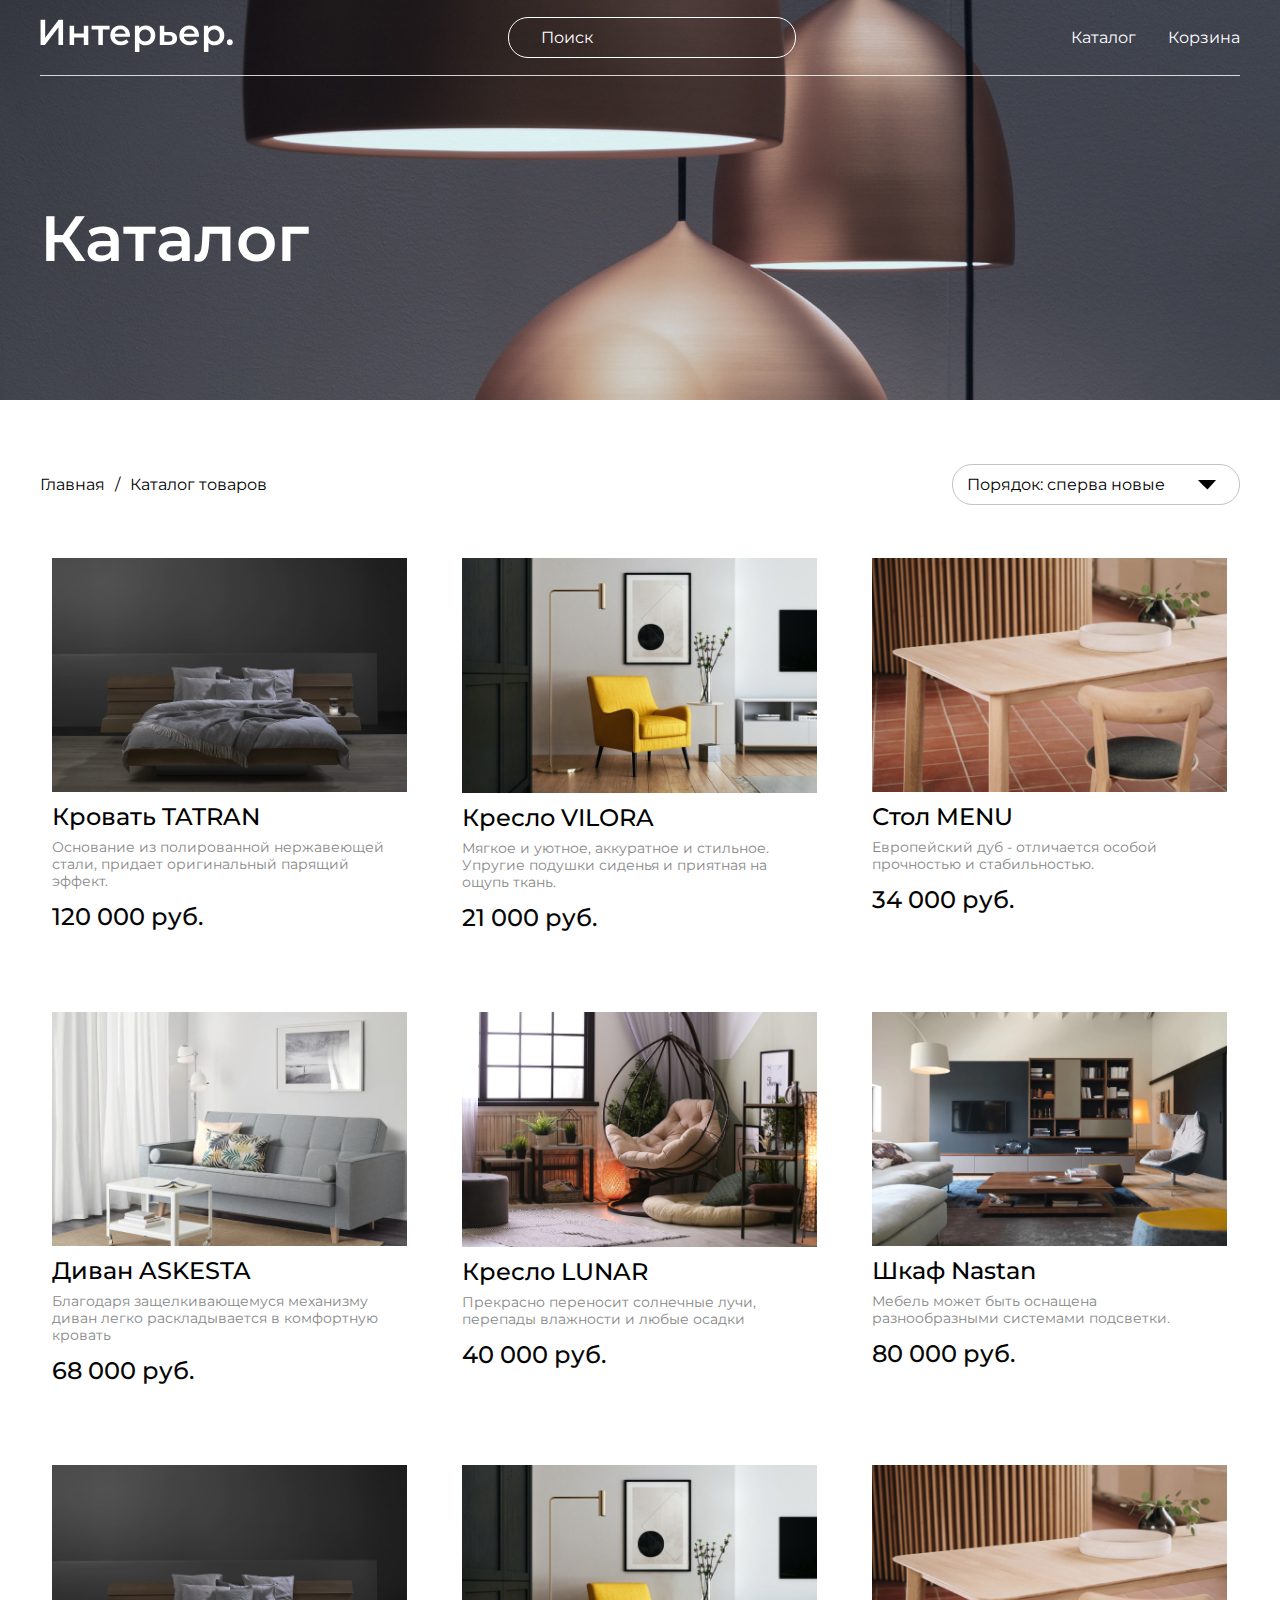
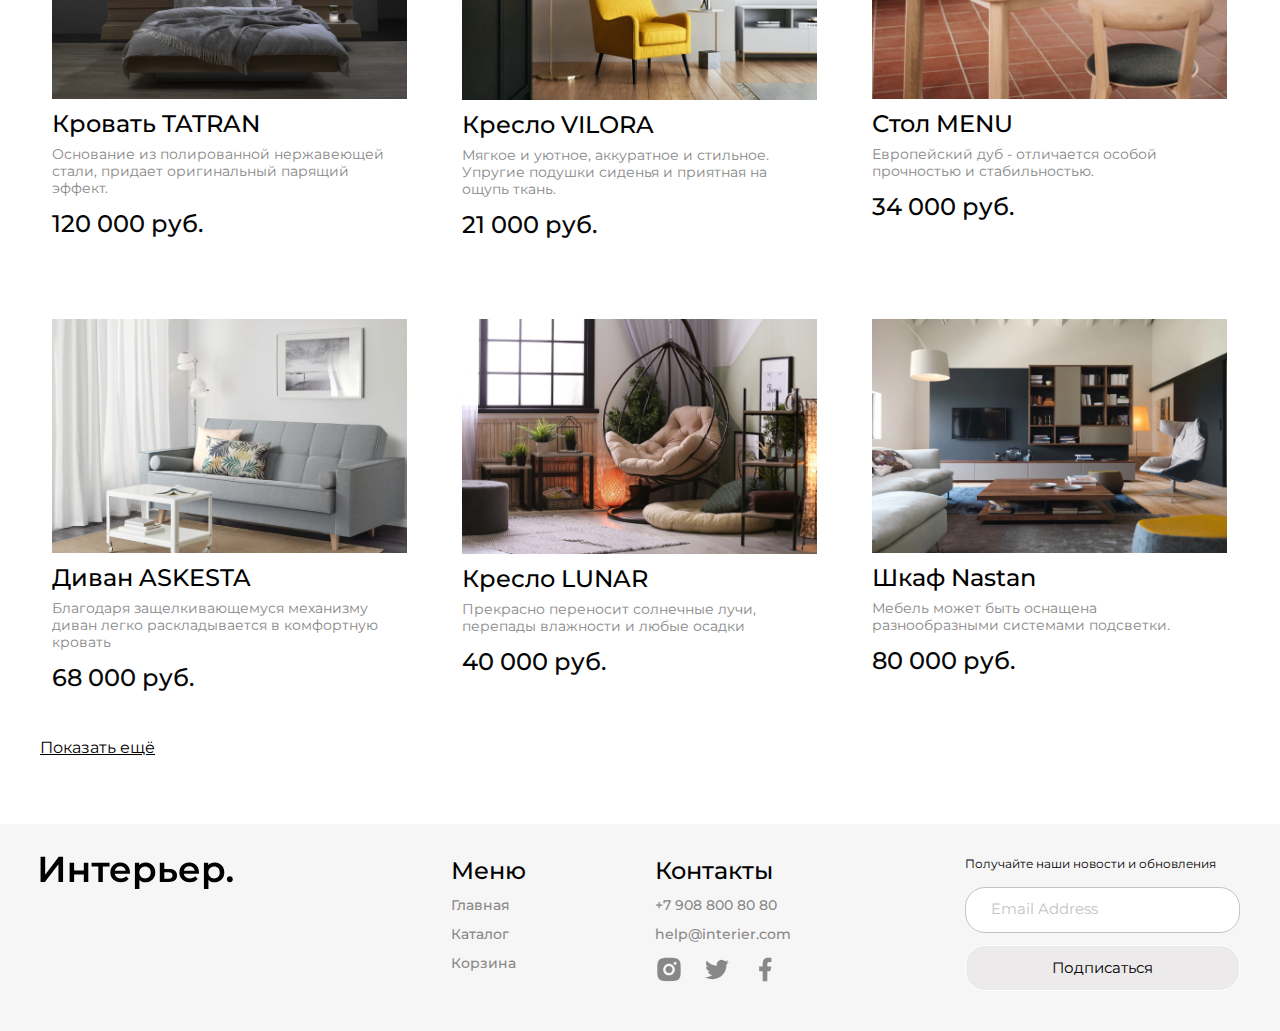
<file: catalog.html>
<!DOCTYPE html>
<html lang="en">

<head>
    <meta charset="UTF-8">
    <meta name="viewport" content="width=device-width, initial-scale=1.0">
    <title>Document</title>
    <link rel="preconnect" href="https://fonts.googleapis.com">
    <link rel="preconnect" href="https://fonts.gstatic.com" crossorigin>
    <link href="https://fonts.googleapis.com/css2?family=Montserrat:wght@400;500;600&display=swap" rel="stylesheet">
    <link rel="stylesheet" href="style.css">
</head>

<body>
    <div class="top_catalog center">
        <header class="header">
            <a class="header_logo" href="index.html" title="Главная страница"><img class="logo_img" src="./img/logo.svg"
                    alt="Логотип"></a>
            <input class="header__input" type="text" placeholder="Поиск">
            <nav class="menu">
                <a class="header_navig" href="catalog.html">Каталог</a>
                <a class="header_navig" href="cart.html">Корзина</a>
            </nav>
            <div class="menu-mob">
                <a href="#" title="Поиск"><svg width="20" height="19" viewBox="0 0 20 19" fill="none"
                        xmlns="http://www.w3.org/2000/svg">
                        <g clip-path="url(#clip0_1_253)">
                            <path
                                d="M5.7515 2.99153C4.59282 4.1485 3.91891 5.70376 3.86709 7.34035C3.81528 8.97695 4.38946 10.5717 5.47264 11.7997C6.55581 13.0276 8.06645 13.7963 9.69672 13.9492C11.2973 14.0992 12.8949 13.6446 14.1757 12.6767L17.5069 16.0087L17.5069 16.0087C17.5897 16.0915 17.6881 16.1572 17.7963 16.2021C17.9046 16.2469 18.0206 16.27 18.1377 16.27C18.2549 16.27 18.3709 16.2469 18.4791 16.2021C18.5873 16.1572 18.6857 16.0915 18.7685 16.0087C18.8514 15.9258 18.9171 15.8275 18.9619 15.7192C19.0068 15.611 19.0298 15.495 19.0298 15.3779C19.0298 15.2607 19.0068 15.1447 18.9619 15.0365C18.9171 14.9282 18.8514 14.8299 18.7685 14.747L18.7685 14.747L15.4368 11.4161C16.4021 10.1351 16.8547 8.53858 16.7038 6.93955C16.5501 5.31066 15.7816 3.80151 14.5547 2.71913C13.3277 1.63674 11.7345 1.06244 10.0992 1.11304C8.46381 1.16365 6.90917 1.83536 5.7515 2.99153ZM5.7515 2.99153L5.82216 3.06229L5.7515 2.99153ZM13.5895 4.25378C14.0271 4.68428 14.3751 5.19715 14.6135 5.76281C14.8518 6.32848 14.9758 6.93574 14.9783 7.54956C14.9808 8.16339 14.8618 8.77164 14.628 9.33923C14.3943 9.90681 14.0505 10.4225 13.6164 10.8565C13.1824 11.2906 12.6667 11.6344 12.0991 11.8682C11.5315 12.1019 10.9233 12.221 10.3094 12.2185C9.6956 12.216 9.08834 12.092 8.52268 11.8536C7.95702 11.6152 7.44415 11.2672 7.01365 10.8297C6.15334 9.95522 5.67341 8.77625 5.6784 7.54956C5.6834 6.32288 6.17291 5.14786 7.04032 4.28045C7.90772 3.41304 9.08274 2.92353 10.3094 2.91854C11.5361 2.91354 12.7151 3.39347 13.5895 4.25378Z"
                                fill="white" stroke="white" stroke-width="0.2" />
                        </g>
                        <defs>
                            <clipPath id="clip0_1_253">
                                <rect width="19" height="19" fill="white" transform="translate(0.800659)" />
                            </clipPath>
                        </defs>
                    </svg>
                </a>
                <a href="catalog.html" title="Каталог"><svg width="20" height="21" viewBox="0 0 20 21" fill="none"
                        xmlns="http://www.w3.org/2000/svg">
                        <rect x="0.800659" y="0.899902" width="4.57143" height="4.57143" fill="white" />
                        <rect x="0.800659" y="8.21411" width="4.57143" height="4.57143" fill="white" />
                        <rect x="0.800659" y="15.5283" width="4.57143" height="4.57143" fill="white" />
                        <rect x="8.11414" y="8.21411" width="4.57143" height="4.57143" fill="white" />
                        <rect x="8.11414" y="15.5283" width="4.57143" height="4.57143" fill="white" />
                        <rect x="8.11414" y="0.899902" width="4.57143" height="4.57143" fill="white" />
                        <rect x="15.4286" y="8.21411" width="4.57143" height="4.57143" fill="white" />
                        <rect x="15.4286" y="15.5283" width="4.57143" height="4.57143" fill="white" />
                        <rect x="15.4286" y="0.899902" width="4.57143" height="4.57143" fill="white" />
                    </svg>
                </a>
                <a href="cart.html" title="Корзина"><svg width="25" height="25" viewBox="0 0 25 25" fill="none"
                        xmlns="http://www.w3.org/2000/svg">
                        <path
                            d="M14.5834 20.8334C15.1359 20.8334 15.6658 20.6139 16.0566 20.2232C16.4473 19.8325 16.6667 19.3026 16.6667 18.7501C16.6667 18.1975 16.4473 17.6676 16.0566 17.2769C15.6658 16.8862 15.1359 16.6667 14.5834 16.6667C14.0309 16.6667 13.501 16.8862 13.1103 17.2769C12.7196 17.6676 12.5001 18.1975 12.5001 18.7501C12.5001 19.3026 12.7196 19.8325 13.1103 20.2232C13.501 20.6139 14.0309 20.8334 14.5834 20.8334ZM7.29174 20.8334C7.84428 20.8334 8.37418 20.6139 8.76488 20.2232C9.15558 19.8325 9.37508 19.3026 9.37508 18.7501C9.37508 18.1975 9.15558 17.6676 8.76488 17.2769C8.37418 16.8862 7.84428 16.6667 7.29174 16.6667C6.73921 16.6667 6.20931 16.8862 5.81861 17.2769C5.4279 17.6676 5.20841 18.1975 5.20841 18.7501C5.20841 19.3026 5.4279 19.8325 5.81861 20.2232C6.20931 20.6139 6.73921 20.8334 7.29174 20.8334ZM20.873 6.16987C21.133 6.16149 21.3796 6.05229 21.5606 5.86538C21.7416 5.67846 21.8428 5.42849 21.8428 5.16831C21.8428 4.90814 21.7416 4.65816 21.5606 4.47125C21.3796 4.28433 21.133 4.17514 20.873 4.16675H19.674C18.7345 4.16675 17.922 4.81883 17.7178 5.7355L16.4126 11.6126C16.2084 12.5292 15.3959 13.1813 14.4563 13.1813H6.63133L5.12924 7.17091H14.8636C15.1212 7.15916 15.3644 7.04856 15.5425 6.86211C15.7206 6.67567 15.82 6.42773 15.82 6.16987C15.82 5.91201 15.7206 5.66408 15.5425 5.47763C15.3644 5.29119 15.1212 5.18059 14.8636 5.16883H5.12924C4.82473 5.16874 4.5242 5.23808 4.25051 5.37157C3.97682 5.50507 3.73716 5.69921 3.54976 5.93923C3.36236 6.17925 3.23215 6.45884 3.16903 6.75674C3.10591 7.05464 3.11154 7.36302 3.1855 7.65841L4.68758 13.6667C4.79586 14.1003 5.046 14.4852 5.39821 14.7602C5.75042 15.0352 6.18447 15.1845 6.63133 15.1845H14.4563C15.368 15.1846 16.2524 14.8738 16.9636 14.3033C17.6748 13.7329 18.1701 12.9369 18.3678 12.047L19.674 6.16987H20.873Z"
                            fill="white" />
                    </svg>
                </a>
            </div>
        </header>
        <section>
            <h1 class="section_heading_catalog">Каталог</h1>
        </section>
    </div>

    <div class="menu-box center">
        <div>
            <ul class="breadcrumbs">
                <li class="breadcrumbs__item"><a class="navigation_catalog" href="./index.html">Главная</a></li>
                <li class="breadcrumbs__item"><a class="navigation_catalog" href="./catalog.html">Каталог товаров</a>
                </li>
            </ul>
        </div>
        <div class="select">
            <select>
                <option value="1">Порядок: сперва новые</option>
                <option value="2">Порядок: сперва дорогие</option>
                <option value="3">Порядок: сперва дешевые</option>
            </select>
        </div>
    </div>

    <div class="product-box center">
        <section>
            <div class="product-content">
                <div class="product">
                    <img class="product_img" src="./img/catalog/catalog-1.jpg" alt="Кровать">
                    <h3 class="section_chair">Кровать TATRAN</h3>
                    <p class="sectopn_info">Основание из полированной нержавеющей стали, придает оригинальный парящий
                        эффект.</p>
                    <p class="section_chair_price_sale">120 000 руб.</p>
                </div>
                <div class="product">
                    <img class="product_img" src="./img/catalog/catalog-2.jpg" alt="Кресло">
                    <h3 class="section_chair">Кресло VILORA</h3>
                    <p class="sectopn_info">Мягкое и уютное, аккуратное и стильное. Упругие подушки сиденья и приятная
                        на ощупь ткань. </p>
                    <p class="section_chair_price_sale">21 000 руб.</p>
                </div>
                <div class="product">
                    <img class="product_img" src="./img/catalog/catalog-3.jpg" alt="Стол">
                    <h3 class="section_chair">Стол MENU</h3>
                    <p class="sectopn_info">Европейский дуб - отличается особой прочностью и стабильностью.</p>
                    <p class="section_chair_price_sale">34 000 руб.</p>
                </div>
                <div class="product">
                    <img class="product_img" src="./img/catalog/catalog-4.jpg" alt="Диван">
                    <h3 class="section_chair">Диван ASKESTA</h3>
                    <p class="sectopn_info">Благодаря защелкивающемуся механизму диван легко раскладывается в комфортную
                        кровать</p>
                    <p class="section_chair_price_sale">68 000 руб.</p>
                </div>
                <div class="product">
                    <img class="product_img" src="./img/catalog/catalog-5.jpg" alt="Кресло">
                    <h3 class="section_chair">Кресло LUNAR</h3>
                    <p class="sectopn_info">Прекрасно переносит солнечные лучи, перепады влажности и любые осадки</p>
                    <p class="section_chair_price_sale">40 000 руб.</p>
                </div>
                <div class="product">
                    <img class="product_img" src="./img/catalog/catalog-6.jpg" alt="Шкаф">
                    <h3 class="section_chair">Шкаф Nastan</h3>
                    <p class="sectopn_info">Мебель может быть оснащена разнообразными системами подсветки. </p>
                    <p class="section_chair_price_sale">80 000 руб.</p>
                </div>
                <div class="product">
                    <img class="product_img" src="./img/catalog/catalog-1.jpg" alt="Кровать">
                    <h3 class="section_chair">Кровать TATRAN</h3>
                    <p class="sectopn_info">Основание из полированной нержавеющей стали, придает оригинальный парящий
                        эффект.</p>
                    <p class="section_chair_price_sale">120 000 руб.</p>
                </div>
                <div class="product">
                    <img class="product_img" src="./img/catalog/catalog-2.jpg" alt="Кресло">
                    <h3 class="section_chair">Кресло VILORA</h3>
                    <p class="sectopn_info">Мягкое и уютное, аккуратное и стильное. Упругие подушки сиденья и приятная
                        на ощупь ткань. </p>
                    <p class="section_chair_price_sale">21 000 руб.</p>
                </div>
                <div class="product">
                    <img class="product_img" src="./img/catalog/catalog-3.jpg" alt="Стол">
                    <h3 class="section_chair">Стол MENU</h3>
                    <p class="sectopn_info">Европейский дуб - отличается особой прочностью и стабильностью.</p>
                    <p class="section_chair_price_sale">34 000 руб.</p>
                </div>
                <div class="product">
                    <img class="product_img" src="./img/catalog/catalog-4.jpg" alt="Диван">
                    <h3 class="section_chair">Диван ASKESTA</h3>
                    <p class="sectopn_info">Благодаря защелкивающемуся механизму диван легко раскладывается в комфортную
                        кровать</p>
                    <p class="section_chair_price_sale">68 000 руб.</p>
                </div>
                <div class="product">
                    <img class="product_img" src="./img/catalog/catalog-5.jpg" alt="Кресло">
                    <h3 class="section_chair">Кресло LUNAR</h3>
                    <p class="sectopn_info">Прекрасно переносит солнечные лучи, перепады влажности и любые осадки</p>
                    <p class="section_chair_price_sale">40 000 руб.</p>
                </div>
                <div class="product">
                    <img class="product_img" src="./img/catalog/catalog-6.jpg" alt="Шкаф">
                    <h3 class="section_chair">Шкаф Nastan</h3>
                    <p class="sectopn_info">Мебель может быть оснащена разнообразными системами подсветки. </p>
                    <p class="section_chair_price_sale">80 000 руб.</p>
                </div>
            </div>
        </section>
    </div>

    <div class="link-box-catalog center">
        <a class="link-box" href="#">Показать ещё</a>
    </div>

    <footer class="footer center">
        <a class="footer_logo" href="index.html" title="Главная страница"><img src="./img/logo-black.svg"
                alt="Логотип"></a>
        <div class="footer_content">
            <div class="footer_info">
                <nav class="footer_item">
                    <h4 class="footer_heading">Меню</h4>
                    <a class="footer_links_menu" href="index.html">Главная</a>
                    <a class="footer_links_menu" href="catalog.html">Каталог</a>
                    <a class="footer_links_menu" href="cart.html">Корзина</a>
                </nav>
                <div class="footer_item">
                    <h4 class="footer_heading">Контакты</h4>
                    <a class="footer_links_menu" href="#">+7 908 800 80 80</a>
                    <a class="footer_links_menu" href="#">help@interier.com</a>
                    <div class="footer_icons">
                        <a class="footer_img" href="#"><svg xmlns="http://www.w3.org/2000/svg" width="28" height="29"
                                viewBox="0 0 28 29" fill="none">
                                <g clip-path="url(#clip0_1_1298)">
                                    <path
                                        d="M14 2.85164C17.1698 2.85164 17.5653 2.86331 18.809 2.92164C20.0515 2.97998 20.8973 3.17481 21.6417 3.46414C22.4117 3.76048 23.0603 4.16181 23.709 4.80931C24.3022 5.39252 24.7613 6.098 25.0542 6.87664C25.3423 7.61981 25.5383 8.46681 25.5967 9.70931C25.6515 10.953 25.6667 11.3485 25.6667 14.5183C25.6667 17.6881 25.655 18.0836 25.5967 19.3273C25.5383 20.5698 25.3423 21.4156 25.0542 22.16C24.7621 22.939 24.303 23.6447 23.709 24.2273C23.1256 24.8204 22.4202 25.2794 21.6417 25.5725C20.8985 25.8606 20.0515 26.0566 18.809 26.115C17.5653 26.1698 17.1698 26.185 14 26.185C10.8302 26.185 10.4347 26.1733 9.191 26.115C7.94849 26.0566 7.10266 25.8606 6.35833 25.5725C5.57938 25.2802 4.87378 24.8211 4.291 24.2273C3.69764 23.6442 3.23858 22.9387 2.94583 22.16C2.6565 21.4168 2.46166 20.5698 2.40333 19.3273C2.34849 18.0836 2.33333 17.6881 2.33333 14.5183C2.33333 11.3485 2.34499 10.953 2.40333 9.70931C2.46166 8.46564 2.6565 7.62098 2.94583 6.87664C3.23777 6.09752 3.69693 5.39185 4.291 4.80931C4.87394 4.21575 5.57949 3.75666 6.35833 3.46414C7.10266 3.17481 7.94733 2.97998 9.191 2.92164C10.4347 2.86681 10.8302 2.85164 14 2.85164ZM14 8.68498C12.4529 8.68498 10.9692 9.29956 9.87521 10.3935C8.78124 11.4875 8.16666 12.9712 8.16666 14.5183C8.16666 16.0654 8.78124 17.5491 9.87521 18.6431C10.9692 19.7371 12.4529 20.3516 14 20.3516C15.5471 20.3516 17.0308 19.7371 18.1248 18.6431C19.2187 17.5491 19.8333 16.0654 19.8333 14.5183C19.8333 12.9712 19.2187 11.4875 18.1248 10.3935C17.0308 9.29956 15.5471 8.68498 14 8.68498ZM21.5833 8.39331C21.5833 8.00654 21.4297 7.6356 21.1562 7.36211C20.8827 7.08862 20.5118 6.93498 20.125 6.93498C19.7382 6.93498 19.3673 7.08862 19.0938 7.36211C18.8203 7.6356 18.6667 8.00654 18.6667 8.39331C18.6667 8.78008 18.8203 9.15102 19.0938 9.42451C19.3673 9.698 19.7382 9.85164 20.125 9.85164C20.5118 9.85164 20.8827 9.698 21.1562 9.42451C21.4297 9.15102 21.5833 8.78008 21.5833 8.39331ZM14 11.0183C14.9283 11.0183 15.8185 11.3871 16.4749 12.0434C17.1312 12.6998 17.5 13.5901 17.5 14.5183C17.5 15.4466 17.1312 16.3368 16.4749 16.9932C15.8185 17.6496 14.9283 18.0183 14 18.0183C13.0717 18.0183 12.1815 17.6496 11.5251 16.9932C10.8687 16.3368 10.5 15.4466 10.5 14.5183C10.5 13.5901 10.8687 12.6998 11.5251 12.0434C12.1815 11.3871 13.0717 11.0183 14 11.0183Z"
                                        fill="#888888" />
                                </g>
                                <defs>
                                    <clipPath id="clip0_1_1298">
                                        <rect width="28" height="28" fill="white" transform="translate(0 0.518311)" />
                                    </clipPath>
                                </defs>
                            </svg>
                        </a>
                        <a class="footer_img" href="#"><svg xmlns="http://www.w3.org/2000/svg" width="28" height="29"
                                viewBox="0 0 28 29" fill="none">
                                <g clip-path="url(#clip0_1_1295)">
                                    <path
                                        d="M25.8557 7.11685C24.965 7.51083 24.0205 7.76957 23.0533 7.88452C24.0727 7.27486 24.8357 6.31537 25.2 5.18485C24.2433 5.75419 23.1945 6.15319 22.1013 6.36902C21.3671 5.58336 20.3938 5.06231 19.3328 4.88687C18.2718 4.71143 17.1826 4.89143 16.2345 5.39888C15.2864 5.90634 14.5325 6.71282 14.09 7.69295C13.6475 8.67307 13.5412 9.77193 13.7877 10.8187C11.8476 10.7215 9.94974 10.2173 8.21718 9.33896C6.48463 8.46063 4.95616 7.22774 3.73102 5.72035C3.29735 6.46521 3.06946 7.31195 3.07068 8.17385C3.07068 9.86552 3.93168 11.36 5.24068 12.235C4.46603 12.2106 3.70842 12.0014 3.03102 11.6249V11.6855C3.03125 12.8122 3.42111 13.9041 4.1345 14.7761C4.8479 15.6481 5.84091 16.2466 6.94518 16.47C6.22607 16.6649 5.47204 16.6936 4.74018 16.554C5.05153 17.5238 5.65836 18.3719 6.47571 18.9796C7.29306 19.5874 8.28 19.9243 9.29835 19.9432C8.28624 20.7381 7.12739 21.3257 5.88804 21.6724C4.6487 22.0191 3.35316 22.1182 2.07552 21.9639C4.30583 23.3982 6.90213 24.1597 9.55385 24.1572C18.529 24.1572 23.4372 16.722 23.4372 10.2739C23.4372 10.0639 23.4313 9.85152 23.422 9.64385C24.3774 8.95338 25.2019 8.09804 25.8568 7.11802L25.8557 7.11685Z"
                                        fill="#888888" />
                                </g>
                                <defs>
                                    <clipPath id="clip0_1_1295">
                                        <rect width="28" height="28" fill="white" transform="translate(0 0.518188)" />
                                    </clipPath>
                                </defs>
                            </svg>
                        </a>
                        <a class="footer_img" href="#"><svg width="28" height="29" viewBox="0 0 28 29" fill="none"
                                xmlns="http://www.w3.org/2000/svg">
                                <g clip-path="url(#clip0_1_1292)">
                                    <path
                                        d="M16.3333 16.2395H19.25L20.4167 11.5728H16.3333V9.2395C16.3333 8.03783 16.3333 6.90617 18.6667 6.90617H20.4167V2.98617C20.0363 2.936 18.6002 2.82283 17.0835 2.82283C13.916 2.82283 11.6667 4.756 11.6667 8.30617V11.5728H8.16666V16.2395H11.6667V26.1562H16.3333V16.2395Z"
                                        fill="#888888" />
                                </g>
                                <defs>
                                    <clipPath id="clip0_1_1292">
                                        <rect width="28" height="28" fill="white" transform="translate(0 0.489502)" />
                                    </clipPath>
                                </defs>
                            </svg>
                        </a>
                    </div>
                </div>
            </div>
            <form class="footer_form" action="#">
                <p class="footer_text">Получайте наши новости и обновления</p>
                <input class="footer_input" type="email" placeholder="Email Address">
                <button class="footer_button" type="submit">Подписаться</button>
            </form>
        </div>
    </footer>
</body>

</html>
</file>
<file: style.css>
@charset "UTF-8";
* {
  margin: 0;
  padding: 0;
}

body {
  font-family: "Montserrat", sans-serif;
}

.center {
  padding-left: calc(50% - 600px);
  padding-right: calc(50% - 600px);
}

.top {
  height: 735px;
  background-image: url(./img/topback.jpg);
  background-repeat: no-repeat;
  background-position: center;
  background-size: cover;
}

.header {
  height: 76px;
  display: flex;
  flex-wrap: wrap;
  justify-content: space-between;
  align-items: center;
  border-bottom: 0.5px solid rgba(255, 255, 255, 0.8);
}

.header__input {
  width: 288px;
  height: 41px;
  border-radius: 20px;
  border: 1px solid #FFF;
  background-color: transparent;
  outline: none;
  color: #FFF;
  font-size: 16px;
  font-style: normal;
  font-weight: 400;
  line-height: normal;
  padding-left: 32px;
  padding-right: 32px;
  font-family: Montserrat;
}

.header__input::-moz-placeholder {
  color: #FFF;
  font-family: Montserrat;
  font-size: 16px;
  font-style: normal;
  font-weight: 400;
  line-height: normal;
}

.header__input::placeholder {
  color: #FFF;
  font-family: Montserrat;
  font-size: 16px;
  font-style: normal;
  font-weight: 400;
  line-height: normal;
}

.header {
  height: 76px;
}

.menu {
  display: flex;
  gap: 32px;
}
.menu-mob {
  display: none;
}

.header_navig {
  font-size: 16px;
  text-decoration: none;
  color: #FFF;
  font-style: normal;
  font-weight: 400;
  line-height: normal;
}

.section_heading {
  font-weight: 600;
  font-size: 64px;
  line-height: 70px;
  margin-top: 64px;
  margin-bottom: 16px;
  font-style: normal;
  color: #FFF;
  margin-top: 63px;
  max-width: 792px;
}

.section_text {
  font-size: 24px;
  line-height: 32px;
  margin-bottom: 16px;
  color: #FFF;
  font-style: normal;
  font-weight: 400;
  margin-top: 16px;
}

.section_movecatalog {
  font-size: 16px;
  line-height: 24px;
  color: #FFF;
  font-style: normal;
  font-weight: 400;
  text-decoration-line: underline;
  margin-top: 16px;
}
.section_movecatalog:hover {
  text-decoration-line: none;
}

.for {
  display: grid;
  gap: 32px;
  grid-template-columns: repeat(12, 1fr);
}

.for_item {
  height: 415px;
  grid-column: span 4;
  color: #FFF;
  font-size: 34px;
  font-style: normal;
  font-weight: 600;
  line-height: normal;
  display: flex;
  justify-content: center;
  align-items: center;
  background-size: cover;
}

.for_item_big {
  grid-column: span 6;
}

.for_item_1 {
  background-image: url(./img/for-1.jpg);
}

.for_item_2 {
  background-image: url(./img/for-2.jpg);
}

.for_item_3 {
  background-image: url(./img/for-3.jpg);
}

.for_item_4 {
  background-image: url(./img/for-4.jpg);
}

.for_item_5 {
  background-image: url(./img/for-5.jpg);
}

.section_sale {
  color: #000;
  font-size: 48px;
  font-style: normal;
  font-weight: 600;
  line-height: normal;
  margin-bottom: 32px;
  margin-top: 64px;
}

.product-content {
  display: flex;
  -moz-column-gap: 31px;
       column-gap: 31px;
  row-gap: 56px;
  flex-wrap: wrap;
}

.product {
  width: 379px;
  transition: all 0.3s;
  padding: 12px;
  display: flex;
  flex-direction: column;
}
.product:hover {
  transform: scale(1.05);
  box-shadow: 0 0 5px #ccc;
}

.product_price {
  display: flex;
  gap: 32px;
}

.section_chair {
  font-weight: 500;
  font-size: 24px;
  line-height: 29px;
  color: #000;
  margin-bottom: 8px;
  margin-top: 10px;
}

.sectopn_info {
  font-size: 14px;
  line-height: 17px;
  color: #888;
  margin-bottom: 12px;
}

.section_chair_price_sale {
  font-weight: 500;
  font-size: 24px;
  line-height: 29px;
  color: #050505;
}

.section_chair_price {
  font-weight: 500;
  font-size: 24px;
  line-height: 29px;
  text-decoration-line: line-through;
  color: #888;
}

.link-box {
  color: #000;
  font-size: 16px;
  font-style: normal;
  font-weight: 400;
  line-height: 24px;
  text-decoration-line: underline;
  margin-top: 39px;
  margin-bottom: 64px;
  transition: all 0.3s;
}
.link-box:hover {
  color: #888;
  font-family: Montserrat;
  font-size: 16px;
  font-style: normal;
  font-weight: 400;
  line-height: 24px;
  text-decoration-line: none;
}

.footer {
  background: #F7F6F6;
  padding-top: 32px;
  padding-bottom: 40px;
  display: flex;
  flex-wrap: wrap;
  justify-content: space-between;
}

.footer_content {
  width: 789px;
  display: flex;
  flex-wrap: wrap;
  justify-content: space-between;
}

.footer_info {
  display: flex;
  gap: 129px;
}

.footer_item {
  display: flex;
  flex-direction: column;
  gap: 12px;
}

.footer_img path {
  transition: fill 0.3s;
}

.footer_img:hover path:hover {
  fill: black;
}

.footer_icons {
  display: flex;
  align-items: center;
  gap: 20px;
}

.footer_form {
  display: flex;
  flex-direction: column;
}

.footer_heading {
  font-weight: 500;
  font-size: 24px;
  line-height: 29px;
  color: #000;
}

.footer_links_menu {
  font-weight: 500;
  font-size: 14px;
  line-height: 17px;
  color: #888;
  text-decoration: none;
  transition: color 0.3s;
}
.footer_links_menu:hover {
  text-decoration: underline;
  color: black;
}

.footer_text {
  font-size: 12px;
  font-style: normal;
  font-weight: 400;
  line-height: normal;
  color: #000;
  margin-bottom: 16px;
}

.footer_input {
  background: #FFFFFF;
  border: 1px solid #C4C4C4;
  box-sizing: border-box;
  border-radius: 20px;
  font-style: normal;
  font-weight: normal;
  font-size: 15px;
  line-height: 18px;
  width: 275px;
  height: 46px;
  flex-shrink: 0;
  padding-left: 25px;
  padding-right: 25px;
  margin-bottom: 12px;
  font-family: Montserrat;
  padding-bottom: 14px;
  padding-top: 12px;
  outline: none;
}

.footer_input::-moz-placeholder {
  color: #C4C4C4;
  font-family: Montserrat;
  font-size: 15px;
  font-style: normal;
  font-weight: 400;
  line-height: normal;
}

.footer_input::placeholder {
  color: #C4C4C4;
  font-family: Montserrat;
  font-size: 15px;
  font-style: normal;
  font-weight: 400;
  line-height: normal;
}

.footer_button {
  background: rgba(222, 215, 215, 0.41);
  border: 1px solid #FFFFFF;
  box-sizing: border-box;
  border-radius: 20px;
  width: 275px;
  height: 46px;
  font-size: 15px;
  line-height: 18px;
  color: #000000;
  font-family: Montserrat;
  transition: all 0.3s;
}
.footer_button:hover {
  background: #000;
  color: #FFF;
}

/* Каталог */
.top_catalog {
  height: 400px;
  background-image: url(./img/catalog/topcatalog.jpg);
  background-repeat: no-repeat;
  background-position: center;
  background-size: cover;
}

.section_heading_catalog {
  color: #FFF;
  font-size: 64px;
  font-style: normal;
  font-weight: 600;
  line-height: 70px;
  padding-top: 127px;
}

.menu-box {
  display: flex;
  justify-content: space-between;
  align-items: center;
  margin-top: 64px;
  margin-bottom: 41px;
}

.breadcrumbs {
  list-style-type: none;
  display: flex;
}

.breadcrumbs__item:first-child::after {
  content: "/";
  padding-left: 10px;
  padding-right: 10px;
}

.navigation_catalog {
  text-decoration: none;
  color: #000;
  font-size: 16px;
  font-style: normal;
  font-weight: 400;
  line-height: 32px;
}

*,
*::before,
*::after {
  box-sizing: border-box;
}

select {
  -webkit-appearance: none;
     -moz-appearance: none;
          appearance: none;
  background-color: transparent;
  border: none;
  padding: 0 1em 0 0;
  margin: 0;
  width: 100%;
  font-family: inherit;
  font-size: inherit;
  cursor: inherit;
  line-height: inherit;
  outline: none;
}

.select {
  width: 288px;
  height: 41px;
  flex-shrink: 0;
  border-radius: 20px;
  border: 1px solid #C4C4C4;
  color: #000;
  font-size: 16px;
  font-style: normal;
  font-weight: 400;
  line-height: normal;
  padding-left: 14px;
  padding-right: 22px;
  display: flex;
  align-items: center;
}

.select::after {
  content: "";
  width: 0.8em;
  height: 0.5em;
  background-color: var(--select-arrow);
  -webkit-clip-path: polygon(100% 0%, 0 0%, 50% 100%);
          clip-path: polygon(100% 0%, 0 0%, 50% 100%);
  background-image: url(./img/catalog/select.svg);
  background-size: cover;
  width: 20px;
  height: 11px;
  flex-shrink: 0;
}

.link-box-catalog {
  color: #000;
  font-size: 16px;
  font-style: normal;
  font-weight: 400;
  line-height: 24px;
  text-decoration-line: underline;
  margin-top: 32px;
  margin-bottom: 64px;
}

@keyframes scale-up-center {
  0% {
    transform: scale(0.8);
  }
  100% {
    transform: scale(1);
  }
}
.top-cart {
  height: 400px;
  background-image: url(./img/cart/top-cart.jpg);
  background-repeat: no-repeat;
  background-position: center;
  background-size: cover;
}

.heading-big {
  color: #FFF;
  font-family: Montserrat;
  font-size: 64px;
  font-style: normal;
  font-weight: 600;
  line-height: 70px;
  padding-top: 127px;
}

.cart {
  display: grid;
  gap: 32px;
  grid-template-columns: repeat(12, 1fr);
  margin-top: 64px;
}
.cart__content {
  grid-column: span 8;
}
.cart__name-box {
  display: flex;
  justify-content: space-between;
  padding-bottom: 14px;
}
.cart__item {
  border-top: 0.5px solid #CACDD8;
  padding-top: 25px;
  padding-bottom: 32px;
  display: flex;
  justify-content: space-between;
  align-items: flex-start;
}
.cart__left {
  display: flex;
  gap: 32px;
}
.cart__info {
  width: 276px;
  display: flex;
  flex-direction: column;
  gap: 14px;
}
.cart__product {
  color: #000;
  font-size: 24px;
  font-style: normal;
  font-weight: 500;
  line-height: normal;
}
.cart__product-info {
  color: #888;
  font-size: 14px;
  font-style: normal;
  font-weight: 400;
  line-height: normal;
}
.cart__product-price {
  color: #050505;
  font-size: 16px;
  font-style: normal;
  font-weight: 500;
  line-height: normal;
}
.cart__link-box {
  display: flex;
  gap: 30px;
}
.cart__link-style {
  color: #000;
  text-align: center;
  font-family: Montserrat;
  font-size: 14px;
  font-style: normal;
  font-weight: 400;
  line-height: 210%;
  text-decoration-line: underline;
}
.cart__number {
  width: 71px;
  height: 51px;
  border-radius: 6px;
  background: #F7F6F6;
  outline: none;
  border: none;
  color: var(--color-7, #000);
  text-align: center;
  font-size: 14px;
  font-style: normal;
  font-weight: 600;
  line-height: 210%;
  text-align: center;
  padding-left: 16px;
  padding-right: 16px;
  box-sizing: border-box;
}
.cart__button-box {
  margin-top: 18px;
  display: flex;
  gap: 7px;
}
.cart__button {
  width: 200px;
  height: 37px;
  display: block;
  color: #020202;
  font-size: 14px;
  font-style: normal;
  font-weight: 400;
  line-height: normal;
  border-radius: 50px;
  border: 1px solid #000;
  display: flex;
  align-items: center;
  justify-content: center;
  text-decoration: none;
  transition: all 0.3s;
}
.cart__button_form {
  align-self: center;
  width: 290px;
}
.cart__button_form:active {
  animation: scale-up-center 0.3s ease-out both;
}
.cart__button:hover {
  background: #000;
  color: #FFF;
}
.cart__form {
  border-radius: 20px;
  background: #F7F6F6;
  height: 556px;
  grid-column: span 4;
  padding-left: 27px;
  padding-right: 32px;
  display: flex;
  flex-direction: column;
}
.cart__form-info {
  color: #000;
  text-align: center;
  font-size: 24px;
  font-style: normal;
  font-weight: 600;
  line-height: normal;
  margin-top: 42px;
  margin-bottom: 35px;
}
.cart__form-input {
  display: flex;
  flex-direction: column;
  gap: 41px;
}
.cart__input {
  border: none;
  background: #F7F6F6;
  color: #000;
  font-family: Montserrat;
  font-size: 14px;
  font-style: normal;
  font-weight: 400;
  line-height: normal;
  border-bottom: 0.5px solid #CACDD8;
  padding-bottom: 3px;
  outline: none;
}
.cart__input::-moz-placeholder {
  color: #000;
}
.cart__input::placeholder {
  color: #000;
}
.cart__form-price {
  color: #000;
  text-align: center;
  font-size: 24px;
  font-style: normal;
  font-weight: 400;
  line-height: normal;
  margin-top: 64px;
  margin-bottom: 18px;
}

@media (max-width: 1024px) {
  .center {
    padding-left: calc(50% - 393px);
    padding-right: calc(50% - 393px);
  }
  .for_item {
    height: 268px;
  }
  .product-content {
    -moz-column-gap: 28px;
         column-gap: 28px;
    row-gap: 38px;
  }
  .footer_logo {
    display: none;
  }
  .cart {
    display: flex;
    flex-direction: column;
  }
  .cart__button-box {
    margin-top: 0px;
    margin-bottom: 32px;
  }
  .cart__form {
    width: 376px;
  }
}
@media (min-width: 768px) and (max-width: 833px) {
  .center {
    padding-left: 24px;
    padding-right: 24px;
  }
  .product {
    width: 346px;
  }
}
@media (max-width: 767px) {
  .center {
    padding-left: 16px;
    padding-right: 16px;
  }
  .header {
    border-bottom: none;
    padding-top: 32px;
  }
  .header__input {
    display: none;
  }
  .menu {
    display: none;
  }
  .menu-mob {
    display: flex;
    align-items: center;
    gap: 32px;
  }
  .logo_img {
    width: 99px;
  }
  .top__content {
    display: flex;
    flex-direction: column;
    align-items: center;
  }
  .section_heading {
    text-align: center;
    font-size: 48px;
    margin-top: 29px;
    margin-bottom: 16px;
  }
  .section_text {
    text-align: center;
    font-size: 16px;
    margin-top: 0px;
    margin-bottom: 16px;
  }
  .section_movecatalog {
    font-size: 14px;
    margin-top: 0px;
  }
  .section_sale {
    font-size: 24px;
    margin-top: 32px;
  }
  .for {
    grid-template-columns: repeat(4, 1fr);
    gap: 16px;
  }
  .for_item {
    grid-column: 1/-1;
    height: 375px;
    font-size: 28px;
  }
  .for_item_big {
    height: 244px;
  }
  .product {
    width: 343px;
  }
  .product-content {
    gap: 32px;
  }
  .section_chair {
    font-size: 18px;
  }
  .section_chair_price {
    font-size: 18px;
  }
  .section_chair_price_sale {
    font-size: 18px;
  }
  .link-box {
    margin-top: 36px;
    margin-bottom: 32px;
  }
  .footer_content {
    justify-content: center;
    gap: 47px;
  }
  .footer_icons {
    display: none;
  }
  .section_heading_catalog {
    font-size: 48px;
    text-align: center;
  }
  .menu-box {
    flex-direction: column;
    align-items: flex-start;
    gap: 16px;
    margin-top: 32px;
    margin-bottom: 32px;
  }
  .link-box-catalog {
    margin-top: 18px;
    margin-bottom: 32px;
  }
  .heading-big {
    text-align: center;
    font-size: 48px;
  }
  .cart {
    margin-top: 92px;
  }
  .cart__name-box {
    display: none;
  }
  .cart__item {
    padding-top: 18px;
  }
  .cart-img {
    display: none;
  }
  .cart__info {
    width: 253px;
  }
  .cart__product {
    font-size: 18px;
  }
  .cart__product-info {
    font-size: 12px;
  }
  .cart__product-price {
    font-size: 12px;
  }
  .cart__button-box {
    margin-bottom: 16px;
  }
  .cart__form {
    width: 343px;
    margin-bottom: 16px;
  }
}/*# sourceMappingURL=style.css.map */
</file>
